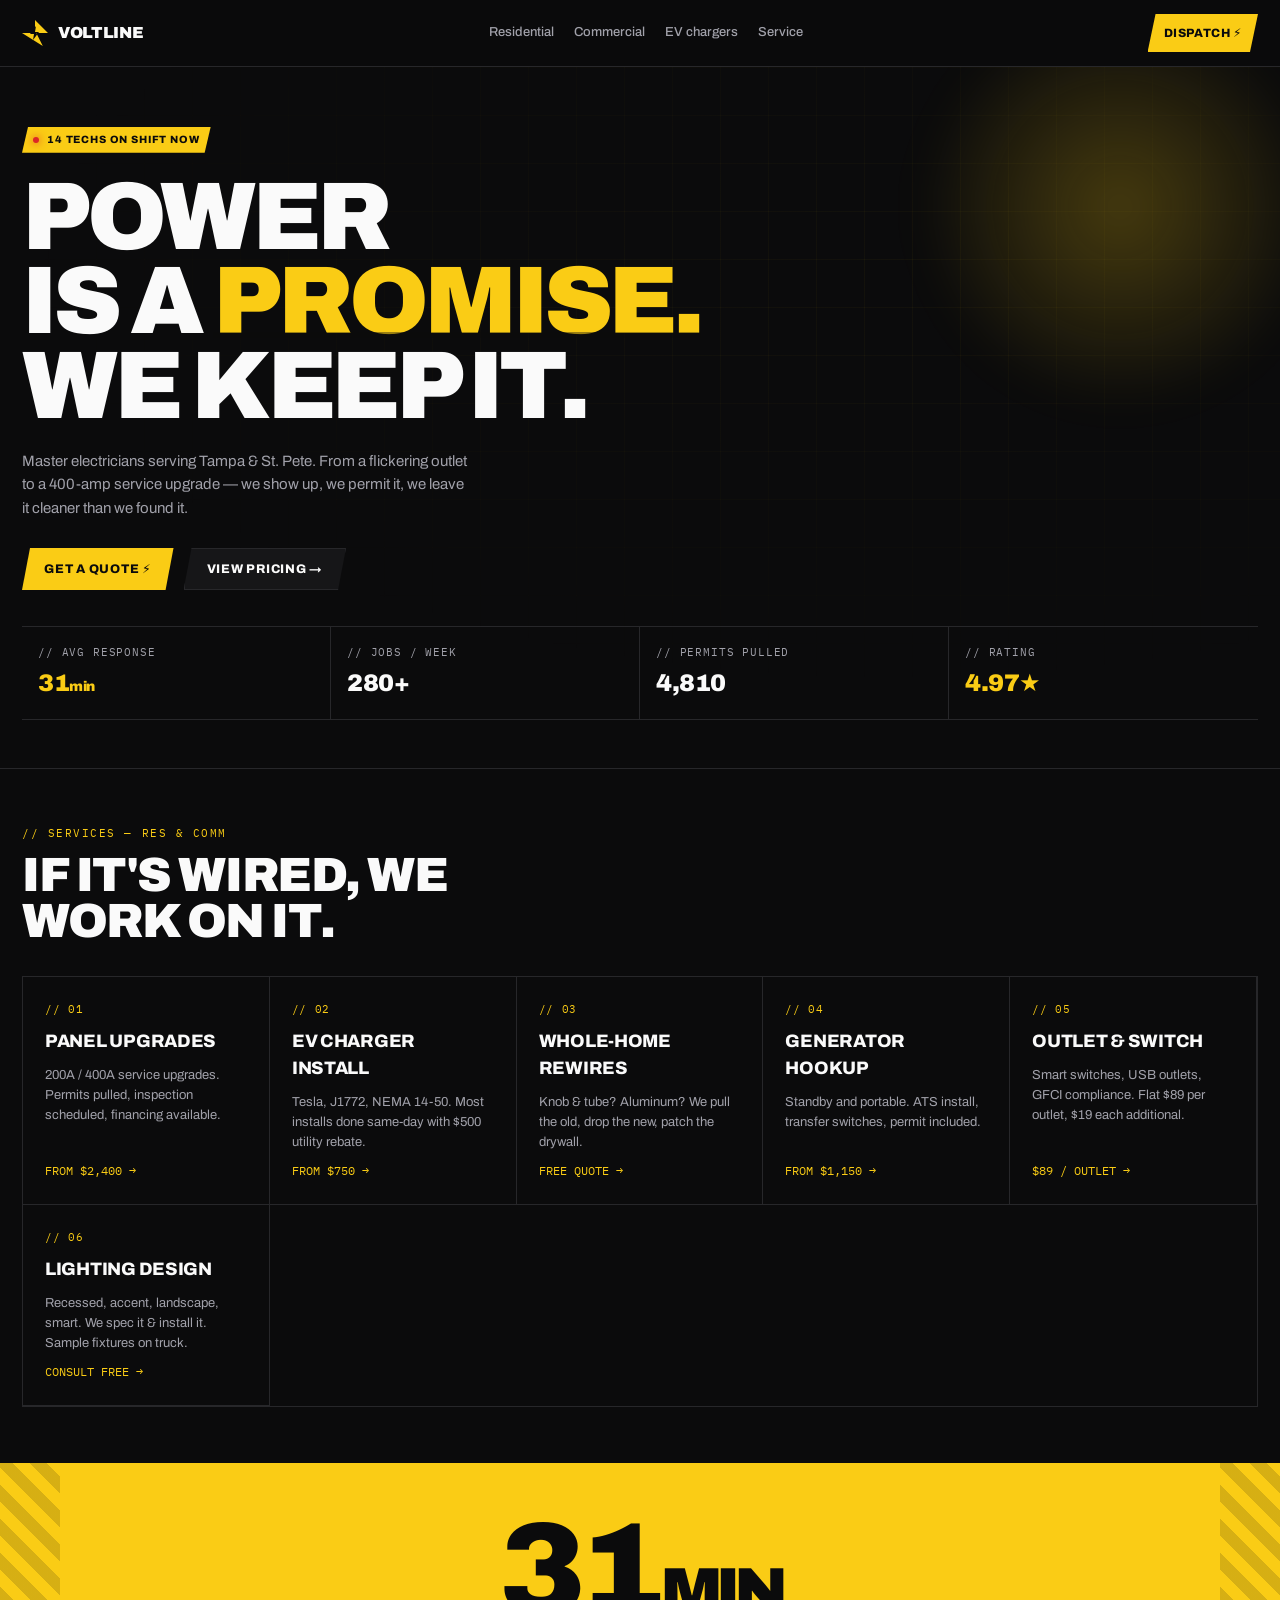
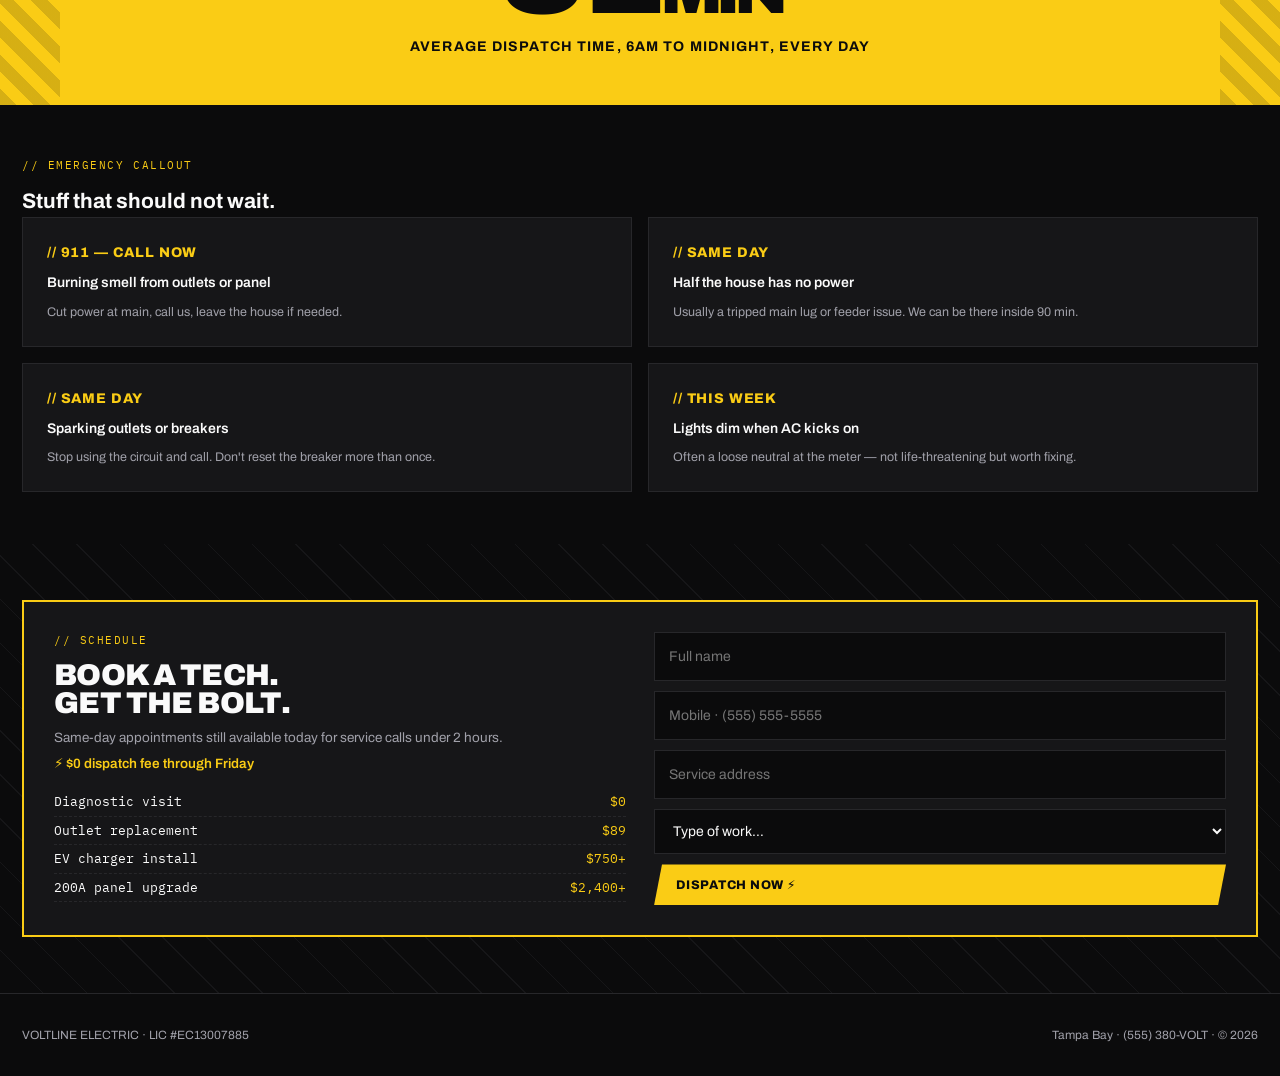
<file: sites/electrician.html>
<!doctype html>
<html lang="en">
<head>
<meta charset="utf-8">
<meta name="viewport" content="width=device-width,initial-scale=1">
<title>Voltline — Electricians, on call.</title>
<link rel="stylesheet" href="https://fonts.googleapis.com/css2?family=Archivo:wght@400;600;800;900&family=IBM+Plex+Mono:wght@400;500&display=swap">
<style>
:root{--bg:#0b0b0c;--bg-2:#161618;--volt:#facc15;--volt-2:#fde047;--white:#fafafa;--mute:#a1a1aa;--line:#27272a}
*{box-sizing:border-box;margin:0;padding:0}
html,body{background:var(--bg);color:var(--white);font:14px/1.5 "Archivo",system-ui,sans-serif;-webkit-font-smoothing:antialiased}
.mono{font-family:"IBM Plex Mono",monospace}
a{color:inherit;text-decoration:none}

/* nav */
.nav{position:sticky;top:0;z-index:30;background:rgba(11,11,12,.85);backdrop-filter:blur(14px);border-bottom:1px solid var(--line);padding:14px 22px;display:flex;align-items:center;justify-content:space-between}
.logo{display:flex;align-items:center;gap:10px;font-weight:900;font-size:16px;letter-spacing:-.02em}
.logo .bolt{width:26px;height:26px;background:var(--volt);color:var(--bg);display:grid;place-items:center;clip-path:polygon(50% 0,100% 50%,55% 50%,80% 100%,0 50%,50% 50%);font-weight:900}
.logo .bolt svg{width:16px;height:16px}
.nav-links{display:flex;gap:20px;font-size:13px;color:var(--mute);font-weight:500}
.nav-cta{background:var(--volt);color:var(--bg);padding:10px 16px;border-radius:0;font-size:12px;font-weight:800;letter-spacing:.05em;text-transform:uppercase;display:inline-flex;align-items:center;gap:6px;clip-path:polygon(8px 0,100% 0,calc(100% - 8px) 100%,0 100%)}

/* hero */
.hero{padding:60px 22px 48px;position:relative;overflow:hidden;border-bottom:1px solid var(--line)}
.hero::before{content:"";position:absolute;inset:0;background-image:linear-gradient(rgba(250,204,21,.04) 1px,transparent 1px),linear-gradient(90deg,rgba(250,204,21,.04) 1px,transparent 1px);background-size:48px 48px;mask-image:radial-gradient(ellipse 70% 60% at 70% 30%,#000 0%,transparent 100%)}
.hero::after{content:"";position:absolute;top:-100px;right:-80px;width:480px;height:480px;background:radial-gradient(circle,rgba(250,204,21,.25),transparent 60%);filter:blur(20px)}
.hero-in{position:relative;z-index:2;max-width:780px}
.tag{display:inline-flex;align-items:center;gap:8px;padding:5px 11px;background:var(--volt);color:var(--bg);font-size:10.5px;font-weight:800;letter-spacing:.08em;text-transform:uppercase;clip-path:polygon(6px 0,100% 0,calc(100% - 6px) 100%,0 100%);margin-bottom:22px}
.tag .live{width:6px;height:6px;border-radius:50%;background:#dc2626;box-shadow:0 0 8px #dc2626}
.hero h1{font-size:clamp(44px,9vw,96px);line-height:.88;letter-spacing:-.045em;font-weight:900;text-transform:uppercase}
.hero h1 .y{color:var(--volt);position:relative;display:inline-block}
.hero h1 .y::after{content:"";position:absolute;bottom:6px;left:0;right:0;height:6px;background:var(--bg);opacity:.4}
.hero p.sub{margin-top:22px;color:var(--mute);font-size:15px;max-width:50ch;line-height:1.55}
.hero-cta{margin-top:28px;display:flex;gap:10px;flex-wrap:wrap}
.btn{padding:13px 22px;font-size:12.5px;font-weight:800;letter-spacing:.06em;text-transform:uppercase;display:inline-flex;align-items:center;gap:8px;cursor:pointer;border:0;font-family:inherit;clip-path:polygon(8px 0,100% 0,calc(100% - 8px) 100%,0 100%)}
.btn-pri{background:var(--volt);color:var(--bg)}
.btn-ghost{background:var(--bg-2);color:var(--white);border:1px solid var(--line)}

.live-strip{margin-top:36px;display:grid;grid-template-columns:repeat(auto-fit,minmax(140px,1fr));gap:0;border-top:1px solid var(--line);border-bottom:1px solid var(--line)}
.live-cell{padding:18px 16px;border-right:1px solid var(--line)}
.live-cell:last-child{border-right:0}
.live-cell .l{font-family:"IBM Plex Mono",monospace;font-size:10.5px;color:var(--mute);letter-spacing:.08em;text-transform:uppercase}
.live-cell .n{font-size:24px;font-weight:900;letter-spacing:-.02em;margin-top:4px}
.live-cell .n.v{color:var(--volt)}

/* services */
.section{padding:56px 22px}
.eye{font-family:"IBM Plex Mono",monospace;font-size:11px;color:var(--volt);letter-spacing:.14em;text-transform:uppercase;margin-bottom:12px}
.section h2{font-size:clamp(28px,4.8vw,48px);line-height:.95;letter-spacing:-.03em;font-weight:900;text-transform:uppercase;margin-bottom:32px;max-width:18ch}

.svc-grid{display:grid;grid-template-columns:repeat(auto-fit,minmax(220px,1fr));gap:0;border:1px solid var(--line)}
.svc{padding:24px 22px;border-right:1px solid var(--line);border-bottom:1px solid var(--line);position:relative;transition:background .25s;display:flex;flex-direction:column;gap:10px;min-height:200px}
.svc:hover{background:var(--bg-2)}
.svc .num{font-family:"IBM Plex Mono",monospace;font-size:11px;color:var(--volt);letter-spacing:.06em}
.svc h3{font-size:18px;font-weight:800;letter-spacing:-.015em;text-transform:uppercase}
.svc p{font-size:13px;color:var(--mute);line-height:1.55;flex:1}
.svc .arr{font-family:"IBM Plex Mono",monospace;font-size:12px;color:var(--volt);align-self:flex-start}

/* big stat */
.big-stat{padding:48px 22px;background:var(--volt);color:var(--bg);text-align:center;position:relative;overflow:hidden}
.big-stat::before,.big-stat::after{content:"";position:absolute;top:0;bottom:0;width:60px;background:repeating-linear-gradient(45deg,var(--bg) 0 12px,transparent 12px 24px);opacity:.15}
.big-stat::before{left:0}.big-stat::after{right:0}
.big-stat .n{font-size:clamp(70px,12vw,130px);line-height:.9;font-weight:900;letter-spacing:-.05em;font-family:"Archivo",sans-serif}
.big-stat p{font-size:14px;font-weight:700;letter-spacing:.08em;text-transform:uppercase;margin-top:8px}

/* emergencies */
.emergency{padding:52px 22px}
.em-row{display:grid;grid-template-columns:1fr 1fr;gap:16px}
.em-card{background:var(--bg-2);border:1px solid var(--line);padding:24px;position:relative}
.em-card h4{font-size:14px;font-weight:800;letter-spacing:.06em;text-transform:uppercase;color:var(--volt);margin-bottom:10px}
.em-card p{font-size:14px;color:var(--white);font-weight:600;line-height:1.4;margin-bottom:8px}
.em-card span{font-size:12.5px;color:var(--mute)}

/* book */
.book{padding:56px 22px;background:repeating-linear-gradient(45deg,var(--bg),var(--bg) 30px,var(--bg-2) 30px,var(--bg-2) 31px)}
.book-card{background:var(--bg-2);border:2px solid var(--volt);padding:30px;display:grid;grid-template-columns:1fr 1fr;gap:28px}
.book-card h3{font-size:30px;font-weight:900;letter-spacing:-.02em;text-transform:uppercase;line-height:.95;margin-bottom:10px}
.book-card .copy p{color:var(--mute);font-size:13.5px;margin-bottom:6px}
.book-card .copy .pricing{margin-top:18px;font-family:"IBM Plex Mono",monospace;font-size:13px;display:flex;flex-direction:column;gap:4px}
.book-card .copy .pricing div{display:flex;justify-content:space-between;padding-bottom:4px;border-bottom:1px dashed var(--line)}
.book-card .copy .pricing div span:last-child{color:var(--volt)}
.f{display:flex;flex-direction:column;gap:10px}
.f input,.f select{padding:13px 14px;background:var(--bg);border:1px solid var(--line);color:var(--white);font:inherit}
.f input:focus,.f select:focus{outline:2px solid var(--volt);outline-offset:1px}

footer{padding:32px 22px;color:var(--mute);font-size:12px;display:flex;justify-content:space-between;align-items:center;border-top:1px solid var(--line);flex-wrap:wrap;gap:12px}

@media(max-width:680px){
  .book-card,.em-row{grid-template-columns:1fr}
  .nav-links{display:none}
}
</style>
</head>
<body>

<nav class="nav">
  <a class="logo">
    <span class="bolt">
      <svg viewBox="0 0 16 16" fill="none"><path d="M9 1L3 9h4l-1 6 6-8H8l1-6z" fill="currentColor"/></svg>
    </span>
    VOLTLINE
  </a>
  <div class="nav-links"><a>Residential</a><a>Commercial</a><a>EV chargers</a><a>Service</a></div>
  <a class="nav-cta">Dispatch ⚡</a>
</nav>

<section class="hero">
  <div class="hero-in">
    <span class="tag"><span class="live"></span>14 techs on shift now</span>
    <h1>POWER<br>IS A <span class="y">PROMISE.</span><br>WE KEEP IT.</h1>
    <p class="sub">Master electricians serving Tampa &amp; St. Pete. From a flickering outlet to a 400-amp service upgrade — we show up, we permit it, we leave it cleaner than we found it.</p>
    <div class="hero-cta">
      <button class="btn btn-pri">Get a quote ⚡</button>
      <button class="btn btn-ghost">View pricing →</button>
    </div>
  </div>
  <div class="live-strip">
    <div class="live-cell"><div class="l">// avg response</div><div class="n v">31<span style="font-size:14px">min</span></div></div>
    <div class="live-cell"><div class="l">// jobs / week</div><div class="n">280+</div></div>
    <div class="live-cell"><div class="l">// permits pulled</div><div class="n">4,810</div></div>
    <div class="live-cell"><div class="l">// rating</div><div class="n v">4.97★</div></div>
  </div>
</section>

<section class="section">
  <div class="eye">// SERVICES — RES &amp; COMM</div>
  <h2>If it's wired, we work on it.</h2>
  <div class="svc-grid">
    <div class="svc">
      <span class="num">// 01</span>
      <h3>Panel Upgrades</h3>
      <p>200A / 400A service upgrades. Permits pulled, inspection scheduled, financing available.</p>
      <span class="arr">FROM $2,400 →</span>
    </div>
    <div class="svc">
      <span class="num">// 02</span>
      <h3>EV Charger Install</h3>
      <p>Tesla, J1772, NEMA 14-50. Most installs done same-day with $500 utility rebate.</p>
      <span class="arr">FROM $750 →</span>
    </div>
    <div class="svc">
      <span class="num">// 03</span>
      <h3>Whole-Home Rewires</h3>
      <p>Knob &amp; tube? Aluminum? We pull the old, drop the new, patch the drywall.</p>
      <span class="arr">FREE QUOTE →</span>
    </div>
    <div class="svc">
      <span class="num">// 04</span>
      <h3>Generator Hookup</h3>
      <p>Standby and portable. ATS install, transfer switches, permit included.</p>
      <span class="arr">FROM $1,150 →</span>
    </div>
    <div class="svc">
      <span class="num">// 05</span>
      <h3>Outlet &amp; Switch</h3>
      <p>Smart switches, USB outlets, GFCI compliance. Flat $89 per outlet, $19 each additional.</p>
      <span class="arr">$89 / OUTLET →</span>
    </div>
    <div class="svc">
      <span class="num">// 06</span>
      <h3>Lighting Design</h3>
      <p>Recessed, accent, landscape, smart. We spec it &amp; install it. Sample fixtures on truck.</p>
      <span class="arr">CONSULT FREE →</span>
    </div>
  </div>
</section>

<section class="big-stat">
  <div class="n">31<span style="font-size:.5em">MIN</span></div>
  <p>Average dispatch time, 6am to midnight, every day</p>
</section>

<section class="emergency">
  <div class="eye">// EMERGENCY CALLOUT</div>
  <h2>Stuff that should not wait.</h2>
  <div class="em-row">
    <div class="em-card">
      <h4>// 911 — call now</h4>
      <p>Burning smell from outlets or panel</p>
      <span>Cut power at main, call us, leave the house if needed.</span>
    </div>
    <div class="em-card">
      <h4>// Same day</h4>
      <p>Half the house has no power</p>
      <span>Usually a tripped main lug or feeder issue. We can be there inside 90 min.</span>
    </div>
    <div class="em-card">
      <h4>// Same day</h4>
      <p>Sparking outlets or breakers</p>
      <span>Stop using the circuit and call. Don't reset the breaker more than once.</span>
    </div>
    <div class="em-card">
      <h4>// This week</h4>
      <p>Lights dim when AC kicks on</p>
      <span>Often a loose neutral at the meter — not life-threatening but worth fixing.</span>
    </div>
  </div>
</section>

<section class="book">
  <div class="book-card">
    <div class="copy">
      <div class="eye">// SCHEDULE</div>
      <h3>Book a tech.<br>Get the bolt.</h3>
      <p>Same-day appointments still available today for service calls under 2 hours.</p>
      <p style="color:var(--volt);font-weight:600">⚡ $0 dispatch fee through Friday</p>
      <div class="pricing">
        <div><span>Diagnostic visit</span><span>$0</span></div>
        <div><span>Outlet replacement</span><span>$89</span></div>
        <div><span>EV charger install</span><span>$750+</span></div>
        <div><span>200A panel upgrade</span><span>$2,400+</span></div>
      </div>
    </div>
    <form class="f" onsubmit="event.preventDefault();this.querySelector('button').textContent='✓ DISPATCHED'">
      <input placeholder="Full name" required>
      <input placeholder="Mobile · (555) 555-5555" required>
      <input placeholder="Service address">
      <select>
        <option>Type of work…</option>
        <option>Panel upgrade</option>
        <option>EV charger</option>
        <option>Outlet / switch</option>
        <option>Lighting</option>
        <option>Emergency / no power</option>
      </select>
      <button class="btn btn-pri" type="submit">DISPATCH NOW ⚡</button>
    </form>
  </div>
</section>

<footer>
  <span>VOLTLINE ELECTRIC · LIC #EC13007885</span>
  <span>Tampa Bay · (555) 380-VOLT · © 2026</span>
</footer>

</body>
</html>
</file>
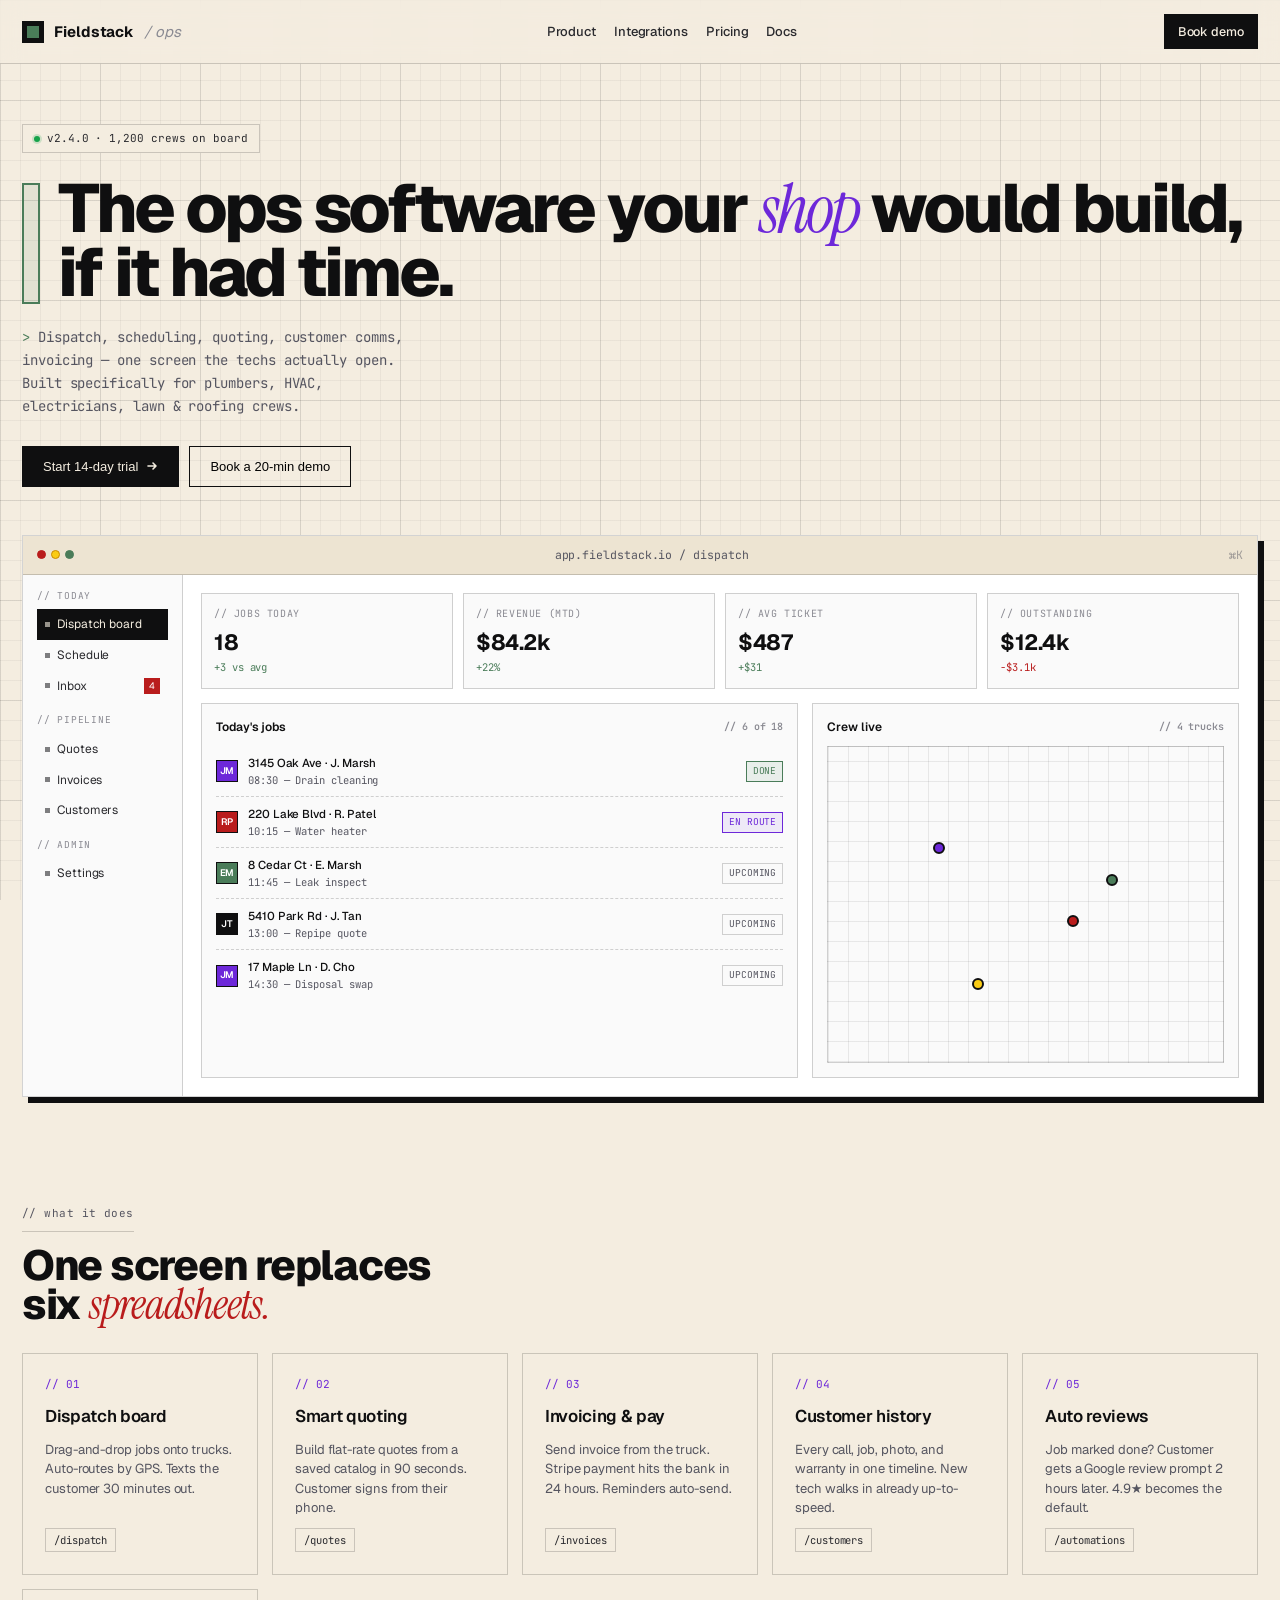
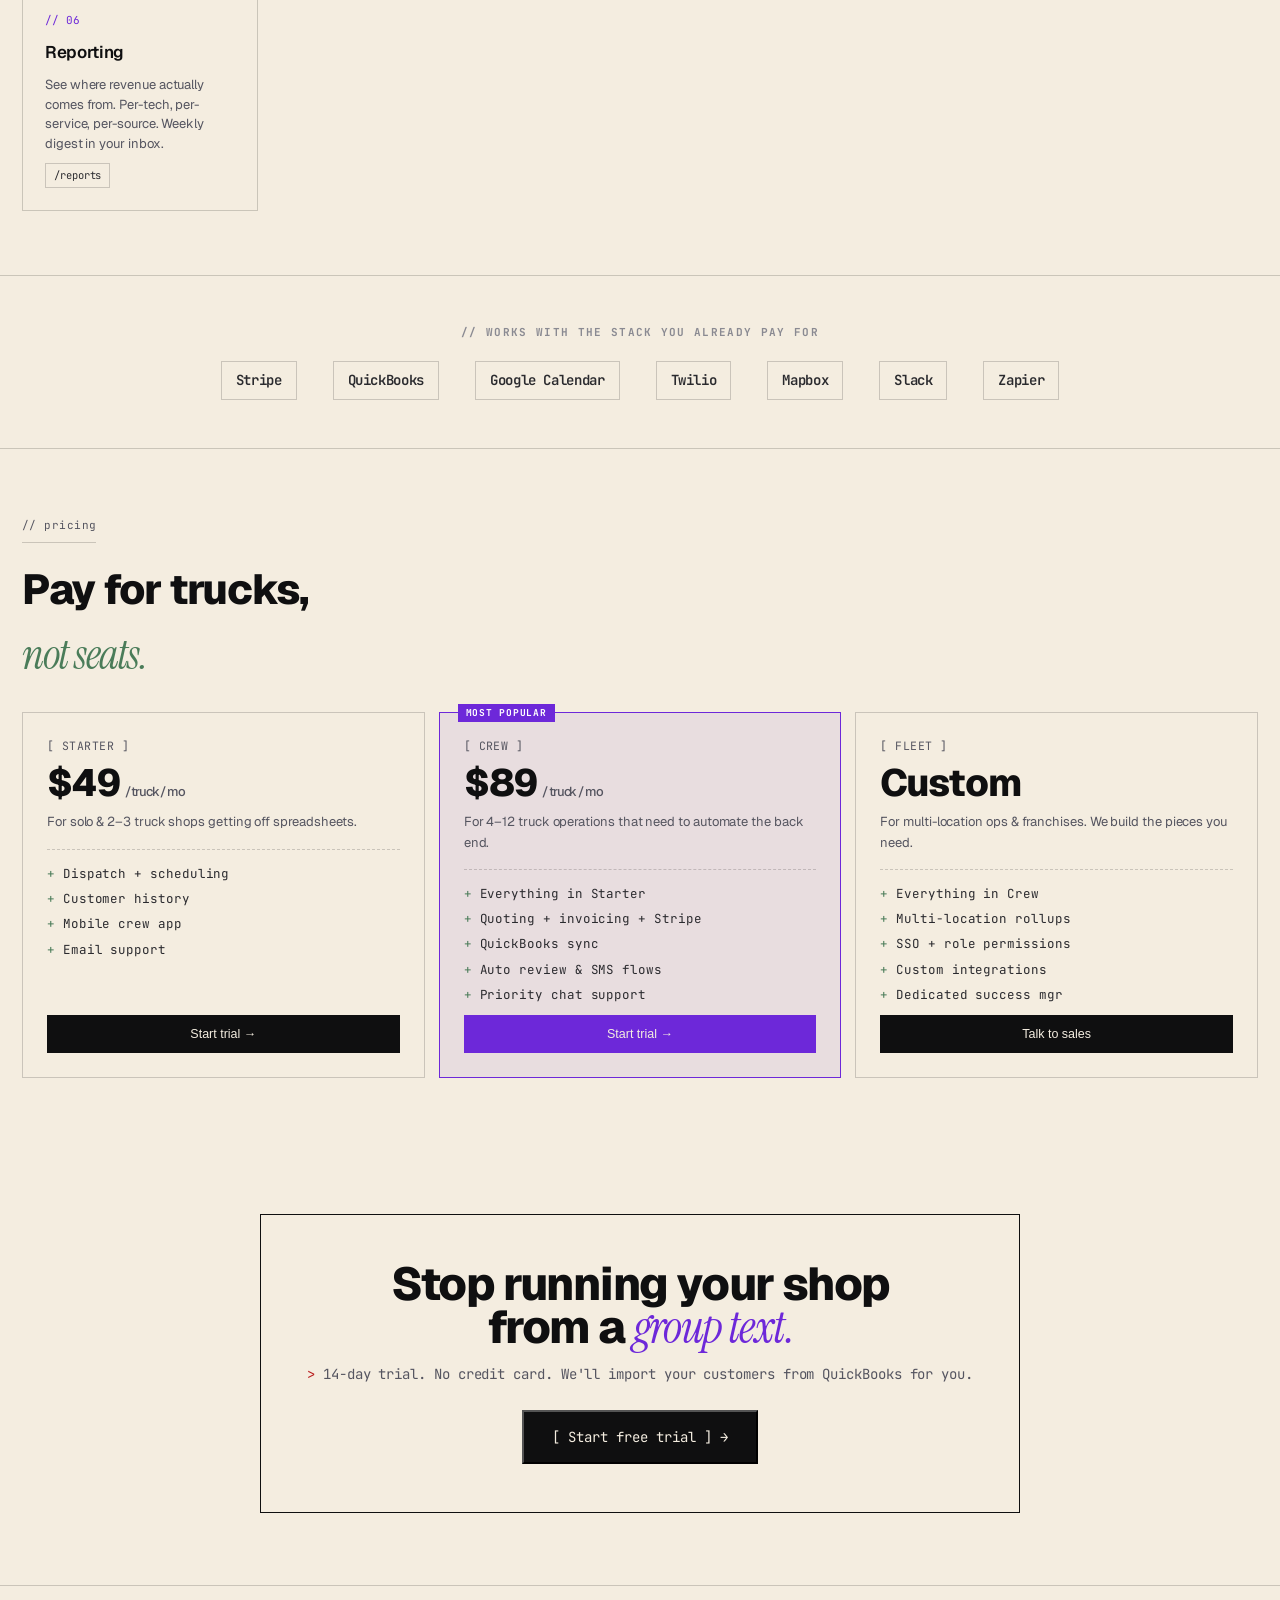
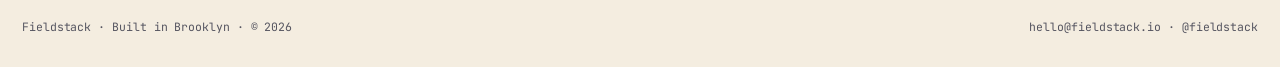
<file: sites/fieldstack.html>
<!doctype html>
<html lang="en">
<head>
<meta charset="utf-8">
<meta name="viewport" content="width=device-width,initial-scale=1">
<title>Fieldstack — Ops software for home-service crews.</title>
<link rel="stylesheet" href="https://fonts.googleapis.com/css2?family=Geist:wght@400;500;600;700;800&family=JetBrains+Mono:wght@400;500;600&family=Instrument+Serif:ital@1&display=swap">
<style>
:root{--paper:#f4ede0;--paper-2:#ede4d2;--ink:#0f0f10;--ink-2:#2a2a2e;--ink-3:#555560;--mute:#8a8a92;--line:rgba(15,15,16,.08);--line-strong:rgba(15,15,16,.18);--purple:#6d28d9;--purple-soft:rgba(109,40,217,.08);--red:#b91c1c;--red-soft:rgba(185,28,28,.08);--sage:#4a7c59;--sage-soft:rgba(74,124,89,.1);--grid-minor:rgba(15,15,16,.045);--grid-major:rgba(15,15,16,.085)}
*{box-sizing:border-box;margin:0;padding:0}
html,body{background:var(--paper);color:var(--ink);font:14.5px/1.55 "Geist",system-ui,sans-serif;-webkit-font-smoothing:antialiased;letter-spacing:-.005em}
body::before{content:"";position:fixed;inset:0;pointer-events:none;z-index:0;
  background-image:
    linear-gradient(var(--grid-major) 1px,transparent 1px),
    linear-gradient(90deg,var(--grid-major) 1px,transparent 1px),
    linear-gradient(var(--grid-minor) 1px,transparent 1px),
    linear-gradient(90deg,var(--grid-minor) 1px,transparent 1px);
  background-size:100px 100px,100px 100px,20px 20px,20px 20px}
.mono{font-family:"JetBrains Mono",monospace;letter-spacing:0}
.serif{font-family:"Instrument Serif",serif;font-style:italic;font-weight:400}
a{color:inherit;text-decoration:none}
section,header,footer,main{position:relative;z-index:1}

/* nav */
.nav{padding:14px 22px;display:flex;align-items:center;justify-content:space-between;background:rgba(244,237,224,.85);backdrop-filter:blur(10px);border-bottom:1px solid var(--line-strong);position:sticky;top:0;z-index:30}
.logo{display:flex;align-items:center;gap:10px;font-weight:700;font-size:15px}
.logo .mk{width:22px;height:22px;background:var(--ink);position:relative}
.logo .mk::after{content:"";position:absolute;inset:5px;background:var(--sage)}
.logo i{font-style:italic;color:var(--mute);font-weight:400}
.nav-links{display:flex;gap:18px;font-size:13px;color:var(--ink-2);font-weight:500}
.nav-cta{background:var(--ink);color:var(--paper);padding:8px 14px;font-size:12.5px;font-weight:500;display:inline-flex;align-items:center;gap:6px}

/* hero */
.hero{padding:60px 22px 40px}
.tag{display:inline-flex;align-items:center;gap:7px;padding:5px 11px;border:1px solid var(--line-strong);background:var(--paper);font-size:11px;color:var(--ink-2);margin-bottom:24px;font-family:"JetBrains Mono",monospace}
.tag::before{content:"";width:6px;height:6px;border-radius:50%;background:#16a34a;box-shadow:0 0 0 2px rgba(22,163,74,.18)}
.hero h1{font-size:clamp(38px,7vw,68px);line-height:.92;font-weight:800;letter-spacing:-.045em;display:flex;gap:18px;align-items:flex-start}
.hero h1 .blk{width:18px;align-self:stretch;border:2px solid var(--sage);background:var(--sage-soft);flex-shrink:0;margin-top:6px}
.hero h1 em{font-family:"Instrument Serif",serif;font-style:italic;font-weight:400;color:var(--purple)}
.hero p.sub{margin-top:22px;color:var(--ink-3);font-size:14px;max-width:48ch;line-height:1.65;font-family:"JetBrains Mono",monospace}
.hero p.sub::before{content:"> ";color:var(--sage)}
.hero-cta{margin-top:28px;display:flex;gap:10px;flex-wrap:wrap}
.btn{padding:12px 20px;font-size:13px;font-weight:500;display:inline-flex;align-items:center;gap:8px;cursor:pointer;border:1px solid var(--ink);transition:transform .12s,background .15s}
.btn-pri{background:var(--ink);color:var(--paper)}
.btn-pri:hover{background:var(--ink-2);transform:translateY(-1px)}
.btn-ghost{background:transparent}
.btn-ghost:hover{background:rgba(15,15,16,.06)}

/* dashboard mockup */
.dash{margin-top:48px;border:1px solid var(--line-strong);background:#fff;box-shadow:6px 6px 0 var(--ink)}
.dash-bar{padding:10px 14px;background:var(--paper-2);border-bottom:1px solid var(--line-strong);display:flex;align-items:center;gap:10px;font-size:11.5px;color:var(--ink-3);font-family:"JetBrains Mono",monospace}
.dash-dots{display:flex;gap:5px}
.dash-dots span{width:9px;height:9px;border-radius:50%;border:1px solid var(--ink)}
.dash-dots span:nth-child(1){background:var(--red);border-color:var(--red)}
.dash-dots span:nth-child(2){background:#facc15;border-color:#ca8a04}
.dash-dots span:nth-child(3){background:var(--sage);border-color:var(--sage)}
.dash-body{display:grid;grid-template-columns:160px 1fr;min-height:300px}
.dash-side{background:#fafafa;border-right:1px solid var(--line-strong);padding:14px}
.dash-side .sect{font-size:9.5px;color:var(--mute);letter-spacing:.08em;text-transform:uppercase;margin:12px 0 6px;font-family:"JetBrains Mono",monospace}
.dash-side .sect:first-child{margin-top:0}
.dash-side .lk{display:flex;align-items:center;gap:7px;padding:6px 8px;font-size:12px;color:var(--ink-2);cursor:pointer}
.dash-side .lk.act{background:var(--ink);color:var(--paper)}
.dash-side .lk .b{width:5px;height:5px;background:currentColor;opacity:.6}

.dash-main{padding:18px;display:flex;flex-direction:column;gap:14px;background:#fff}
.kpi-row{display:grid;grid-template-columns:repeat(4,1fr);gap:10px}
.kpi{padding:12px;border:1px solid var(--line-strong);background:#fafafa}
.kpi .l{font-size:10px;color:var(--mute);letter-spacing:.06em;text-transform:uppercase;font-family:"JetBrains Mono",monospace}
.kpi .n{font-size:22px;font-weight:700;letter-spacing:-.02em;margin-top:4px}
.kpi .d{font-size:10.5px;color:var(--sage);font-family:"JetBrains Mono",monospace}
.kpi .d.dn{color:var(--red)}

.dash-grid{display:grid;grid-template-columns:1.4fr 1fr;gap:14px}
.dash-card{border:1px solid var(--line-strong);padding:14px;background:#fafafa}
.dash-card h4{font-size:12px;font-weight:600;margin-bottom:10px;display:flex;align-items:center;justify-content:space-between}
.dash-card h4 .ct{font-size:10px;color:var(--mute);font-family:"JetBrains Mono",monospace}

.job{display:grid;grid-template-columns:auto 1fr auto;gap:10px;padding:8px 0;border-bottom:1px dashed var(--line-strong);font-size:11.5px;align-items:center}
.job:last-child{border-bottom:0}
.job .av{width:22px;height:22px;font-size:9.5px;font-weight:600;display:grid;place-items:center;color:#fff;border:1px solid var(--ink)}
.job .av.a{background:var(--purple)}.job .av.b{background:var(--red)}.job .av.c{background:var(--sage)}.job .av.d{background:#0f0f10}
.job .nm{font-weight:500}
.job .tm{color:var(--ink-3);font-size:10.5px;font-family:"JetBrains Mono",monospace}
.job .st{font-size:9.5px;padding:2px 6px;border:1px solid;font-family:"JetBrains Mono",monospace}
.st.done{border-color:var(--sage);color:var(--sage);background:var(--sage-soft)}
.st.now{border-color:var(--purple);color:var(--purple);background:var(--purple-soft)}
.st.up{border-color:var(--line-strong);color:var(--ink-3)}

.map{aspect-ratio:5/4;background:repeating-linear-gradient(0deg,var(--line) 0 1px,transparent 1px 20px),repeating-linear-gradient(90deg,var(--line) 0 1px,transparent 1px 20px),#fafafa;position:relative;border:1px solid var(--line-strong)}
.pin{position:absolute;width:12px;height:12px;border-radius:50%;border:2px solid var(--ink);transform:translate(-50%,-50%)}
.pin.p{background:var(--purple)}.pin.r{background:var(--red)}.pin.s{background:var(--sage)}.pin.k{background:#facc15}

/* features */
.features{padding:64px 22px}
.eye{font-size:11px;color:var(--ink-3);letter-spacing:.04em;padding-bottom:8px;border-bottom:1px solid var(--line-strong);margin-bottom:14px;font-family:"JetBrains Mono",monospace;display:inline-block}
.features h2{font-size:clamp(28px,4.6vw,42px);line-height:.95;letter-spacing:-.03em;font-weight:800;margin-bottom:28px;max-width:18ch}
.features h2 em{font-family:"Instrument Serif",serif;font-style:italic;font-weight:400;color:var(--red)}

.f-grid{display:grid;grid-template-columns:repeat(auto-fit,minmax(220px,1fr));gap:14px}
.feat{padding:22px;border:1px solid var(--line-strong);background:rgba(244,237,224,.5);display:flex;flex-direction:column;gap:10px;transition:transform .2s,box-shadow .2s}
.feat:hover{transform:translateY(-3px);box-shadow:4px 4px 0 var(--ink)}
.feat .num{font-size:11px;color:var(--purple);font-family:"JetBrains Mono",monospace}
.feat h3{font-size:17px;font-weight:600;letter-spacing:-.02em}
.feat p{font-size:13px;color:var(--ink-3);line-height:1.5}
.feat .pl{font-family:"JetBrains Mono",monospace;font-size:10.5px;color:var(--ink-2);padding:3px 8px;border:1px solid var(--line-strong);background:var(--paper);align-self:flex-start;margin-top:auto}

/* integrations */
.integ{padding:48px 22px;border-top:1px solid var(--line-strong);border-bottom:1px solid var(--line-strong);background:rgba(244,237,224,.5)}
.integ h3{font-size:11px;text-align:center;color:var(--mute);letter-spacing:.12em;text-transform:uppercase;margin-bottom:20px;font-family:"JetBrains Mono",monospace}
.integ-row{display:flex;justify-content:center;gap:36px;flex-wrap:wrap;font-size:18px;font-weight:600;color:var(--ink-2);letter-spacing:-.02em}
.integ-row span{padding:8px 14px;border:1px solid var(--line-strong);background:var(--paper);font-size:14px;font-family:"JetBrains Mono",monospace;color:var(--ink-2)}

/* pricing */
.pricing{padding:64px 22px}
.pricing h2{font-size:clamp(28px,4.6vw,42px);font-weight:800;letter-spacing:-.03em;margin-bottom:24px}
.pricing h2 em{font-family:"Instrument Serif",serif;font-style:italic;font-weight:400;color:var(--sage)}
.tiers{display:grid;grid-template-columns:repeat(3,1fr);gap:14px}
.tier{border:1.5px solid var(--line-strong);padding:24px;display:flex;flex-direction:column;gap:10px;background:var(--paper);position:relative}
.tier.feat-tier{border-color:var(--purple);background:var(--purple-soft)}
.tier.feat-tier::before{content:"MOST POPULAR";position:absolute;top:-9px;left:18px;background:var(--purple);color:#fff;font-size:9.5px;font-weight:700;letter-spacing:.08em;padding:2px 8px;font-family:"JetBrains Mono",monospace}
.tier .nm{font-size:11.5px;color:var(--ink-3);font-family:"JetBrains Mono",monospace;letter-spacing:.04em}
.tier .pr{font-size:38px;font-weight:800;letter-spacing:-.03em;line-height:1}
.tier .pr .pu{font-size:13px;font-weight:500;color:var(--ink-3);margin-left:4px}
.tier ul{list-style:none;display:flex;flex-direction:column;gap:6px;font-size:12.5px;color:var(--ink-2);font-family:"JetBrains Mono",monospace;border-top:1px dashed var(--line-strong);padding-top:14px;margin-top:6px}
.tier ul li::before{content:"+ ";color:var(--sage)}
.tier .b{margin-top:auto;text-align:center;padding:11px;background:var(--ink);color:var(--paper);font-size:12.5px;font-weight:500;border:1px solid var(--ink);cursor:pointer}
.tier.feat-tier .b{background:var(--purple);border-color:var(--purple)}

/* cta */
.cta{padding:72px 22px;text-align:center}
.cta-card{max-width:760px;margin:0 auto;border:1.5px solid var(--ink);padding:48px 28px;background:rgba(244,237,224,.7)}
.cta-card h3{font-size:clamp(30px,4.6vw,46px);font-weight:800;line-height:.95;letter-spacing:-.035em;margin-bottom:14px}
.cta-card h3 em{font-family:"Instrument Serif",serif;font-style:italic;font-weight:400;color:var(--purple)}
.cta-card p{color:var(--ink-3);font-size:14px;font-family:"JetBrains Mono",monospace;margin-bottom:24px}
.cta-card p::before{content:"> ";color:var(--red)}
.cta-card .b{display:inline-flex;align-items:center;gap:10px;padding:16px 28px;background:var(--ink);color:var(--paper);font-family:"JetBrains Mono",monospace;font-size:14px}
.cta-card .b:hover{background:var(--purple)}

footer{padding:32px 22px;color:var(--ink-3);font-size:11.5px;font-family:"JetBrains Mono",monospace;display:flex;justify-content:space-between;align-items:center;border-top:1px solid var(--line-strong);flex-wrap:wrap;gap:12px}

@media(max-width:680px){
  .nav-links{display:none}
  .dash-body{grid-template-columns:1fr}
  .dash-side{border-right:0;border-bottom:1px solid var(--line-strong)}
  .kpi-row{grid-template-columns:repeat(2,1fr)}
  .dash-grid,.tiers{grid-template-columns:1fr}
  .hero h1{flex-direction:column;gap:10px}
  .hero h1 .blk{width:100%;height:6px;align-self:flex-start;margin-top:0}
}
</style>
</head>
<body>

<nav class="nav">
  <a class="logo">
    <span class="mk"></span>
    Fieldstack <i>/ ops</i>
  </a>
  <div class="nav-links"><a>Product</a><a>Integrations</a><a>Pricing</a><a>Docs</a></div>
  <a class="nav-cta">Book demo</a>
</nav>

<section class="hero">
  <span class="tag">v2.4.0 · 1,200 crews on board</span>
  <h1>
    <span class="blk"></span>
    <span>The ops software your <em>shop</em> would build, if it had time.</span>
  </h1>
  <p class="sub">Dispatch, scheduling, quoting, customer comms, invoicing — one screen the techs actually open. Built specifically for plumbers, HVAC, electricians, lawn &amp; roofing crews.</p>
  <div class="hero-cta">
    <button class="btn btn-pri">Start 14-day trial
      <svg width="12" height="12" viewBox="0 0 12 12" fill="none"><path d="M2 6h8m0 0L7 3m3 3L7 9" stroke="currentColor" stroke-width="1.6" stroke-linecap="round"/></svg>
    </button>
    <button class="btn btn-ghost">Book a 20-min demo</button>
  </div>

  <!-- Dashboard mockup -->
  <div class="dash" aria-hidden="true">
    <div class="dash-bar">
      <div class="dash-dots"><span></span><span></span><span></span></div>
      <span style="flex:1;text-align:center">app.fieldstack.io / dispatch</span>
      <span style="opacity:.5">⌘K</span>
    </div>
    <div class="dash-body">
      <aside class="dash-side">
        <div class="sect">// today</div>
        <div class="lk act"><span class="b"></span>Dispatch board</div>
        <div class="lk"><span class="b"></span>Schedule</div>
        <div class="lk"><span class="b"></span>Inbox <span style="margin-left:auto;font-size:9.5px;background:var(--red);color:#fff;padding:1px 5px">4</span></div>
        <div class="sect">// pipeline</div>
        <div class="lk"><span class="b"></span>Quotes</div>
        <div class="lk"><span class="b"></span>Invoices</div>
        <div class="lk"><span class="b"></span>Customers</div>
        <div class="sect">// admin</div>
        <div class="lk"><span class="b"></span>Settings</div>
      </aside>
      <main class="dash-main">
        <div class="kpi-row">
          <div class="kpi"><div class="l">// jobs today</div><div class="n">18</div><div class="d">+3 vs avg</div></div>
          <div class="kpi"><div class="l">// revenue (mtd)</div><div class="n">$84.2k</div><div class="d">+22%</div></div>
          <div class="kpi"><div class="l">// avg ticket</div><div class="n">$487</div><div class="d">+$31</div></div>
          <div class="kpi"><div class="l">// outstanding</div><div class="n">$12.4k</div><div class="d dn">−$3.1k</div></div>
        </div>
        <div class="dash-grid">
          <div class="dash-card">
            <h4>Today's jobs <span class="ct">// 6 of 18</span></h4>
            <div class="job"><span class="av a">JM</span><div><div class="nm">3145 Oak Ave · J. Marsh</div><div class="tm">08:30 — Drain cleaning</div></div><span class="st done">DONE</span></div>
            <div class="job"><span class="av b">RP</span><div><div class="nm">220 Lake Blvd · R. Patel</div><div class="tm">10:15 — Water heater</div></div><span class="st now">EN ROUTE</span></div>
            <div class="job"><span class="av c">EM</span><div><div class="nm">8 Cedar Ct · E. Marsh</div><div class="tm">11:45 — Leak inspect</div></div><span class="st up">UPCOMING</span></div>
            <div class="job"><span class="av d">JT</span><div><div class="nm">5410 Park Rd · J. Tan</div><div class="tm">13:00 — Repipe quote</div></div><span class="st up">UPCOMING</span></div>
            <div class="job"><span class="av a">JM</span><div><div class="nm">17 Maple Ln · D. Cho</div><div class="tm">14:30 — Disposal swap</div></div><span class="st up">UPCOMING</span></div>
          </div>
          <div class="dash-card">
            <h4>Crew live <span class="ct">// 4 trucks</span></h4>
            <div class="map">
              <span class="pin p" style="top:32%;left:28%"></span>
              <span class="pin r" style="top:55%;left:62%"></span>
              <span class="pin s" style="top:42%;left:72%"></span>
              <span class="pin k" style="top:75%;left:38%"></span>
            </div>
          </div>
        </div>
      </main>
    </div>
  </div>
</section>

<section class="features">
  <span class="eye">// what it does</span>
  <h2>One screen replaces<br>six <em>spreadsheets.</em></h2>
  <div class="f-grid">
    <div class="feat">
      <span class="num">// 01</span>
      <h3>Dispatch board</h3>
      <p>Drag-and-drop jobs onto trucks. Auto-routes by GPS. Texts the customer 30 minutes out.</p>
      <span class="pl">/dispatch</span>
    </div>
    <div class="feat">
      <span class="num">// 02</span>
      <h3>Smart quoting</h3>
      <p>Build flat-rate quotes from a saved catalog in 90 seconds. Customer signs from their phone.</p>
      <span class="pl">/quotes</span>
    </div>
    <div class="feat">
      <span class="num">// 03</span>
      <h3>Invoicing &amp; pay</h3>
      <p>Send invoice from the truck. Stripe payment hits the bank in 24 hours. Reminders auto-send.</p>
      <span class="pl">/invoices</span>
    </div>
    <div class="feat">
      <span class="num">// 04</span>
      <h3>Customer history</h3>
      <p>Every call, job, photo, and warranty in one timeline. New tech walks in already up-to-speed.</p>
      <span class="pl">/customers</span>
    </div>
    <div class="feat">
      <span class="num">// 05</span>
      <h3>Auto reviews</h3>
      <p>Job marked done? Customer gets a Google review prompt 2 hours later. 4.9★ becomes the default.</p>
      <span class="pl">/automations</span>
    </div>
    <div class="feat">
      <span class="num">// 06</span>
      <h3>Reporting</h3>
      <p>See where revenue actually comes from. Per-tech, per-service, per-source. Weekly digest in your inbox.</p>
      <span class="pl">/reports</span>
    </div>
  </div>
</section>

<section class="integ">
  <h3>// works with the stack you already pay for</h3>
  <div class="integ-row">
    <span>Stripe</span>
    <span>QuickBooks</span>
    <span>Google Calendar</span>
    <span>Twilio</span>
    <span>Mapbox</span>
    <span>Slack</span>
    <span>Zapier</span>
  </div>
</section>

<section class="pricing">
  <span class="eye">// pricing</span>
  <h2>Pay for trucks,<br><em>not seats.</em></h2>
  <div class="tiers">
    <div class="tier">
      <div class="nm">[ STARTER ]</div>
      <div class="pr">$49<span class="pu">/ truck / mo</span></div>
      <p style="font-size:13px;color:var(--ink-3)">For solo &amp; 2–3 truck shops getting off spreadsheets.</p>
      <ul>
        <li>Dispatch + scheduling</li>
        <li>Customer history</li>
        <li>Mobile crew app</li>
        <li>Email support</li>
      </ul>
      <button class="b">Start trial →</button>
    </div>
    <div class="tier feat-tier">
      <div class="nm">[ CREW ]</div>
      <div class="pr">$89<span class="pu">/ truck / mo</span></div>
      <p style="font-size:13px;color:var(--ink-3)">For 4–12 truck operations that need to automate the back end.</p>
      <ul>
        <li>Everything in Starter</li>
        <li>Quoting + invoicing + Stripe</li>
        <li>QuickBooks sync</li>
        <li>Auto review &amp; SMS flows</li>
        <li>Priority chat support</li>
      </ul>
      <button class="b">Start trial →</button>
    </div>
    <div class="tier">
      <div class="nm">[ FLEET ]</div>
      <div class="pr">Custom</div>
      <p style="font-size:13px;color:var(--ink-3)">For multi-location ops &amp; franchises. We build the pieces you need.</p>
      <ul>
        <li>Everything in Crew</li>
        <li>Multi-location rollups</li>
        <li>SSO + role permissions</li>
        <li>Custom integrations</li>
        <li>Dedicated success mgr</li>
      </ul>
      <button class="b">Talk to sales</button>
    </div>
  </div>
</section>

<section class="cta">
  <div class="cta-card">
    <h3>Stop running your shop<br>from a <em>group text.</em></h3>
    <p>14-day trial. No credit card. We'll import your customers from QuickBooks for you.</p>
    <button class="b">[ Start free trial ] →</button>
  </div>
</section>

<footer>
  <span>Fieldstack · Built in Brooklyn · © 2026</span>
  <span>hello@fieldstack.io · @fieldstack</span>
</footer>

</body>
</html>
</file>
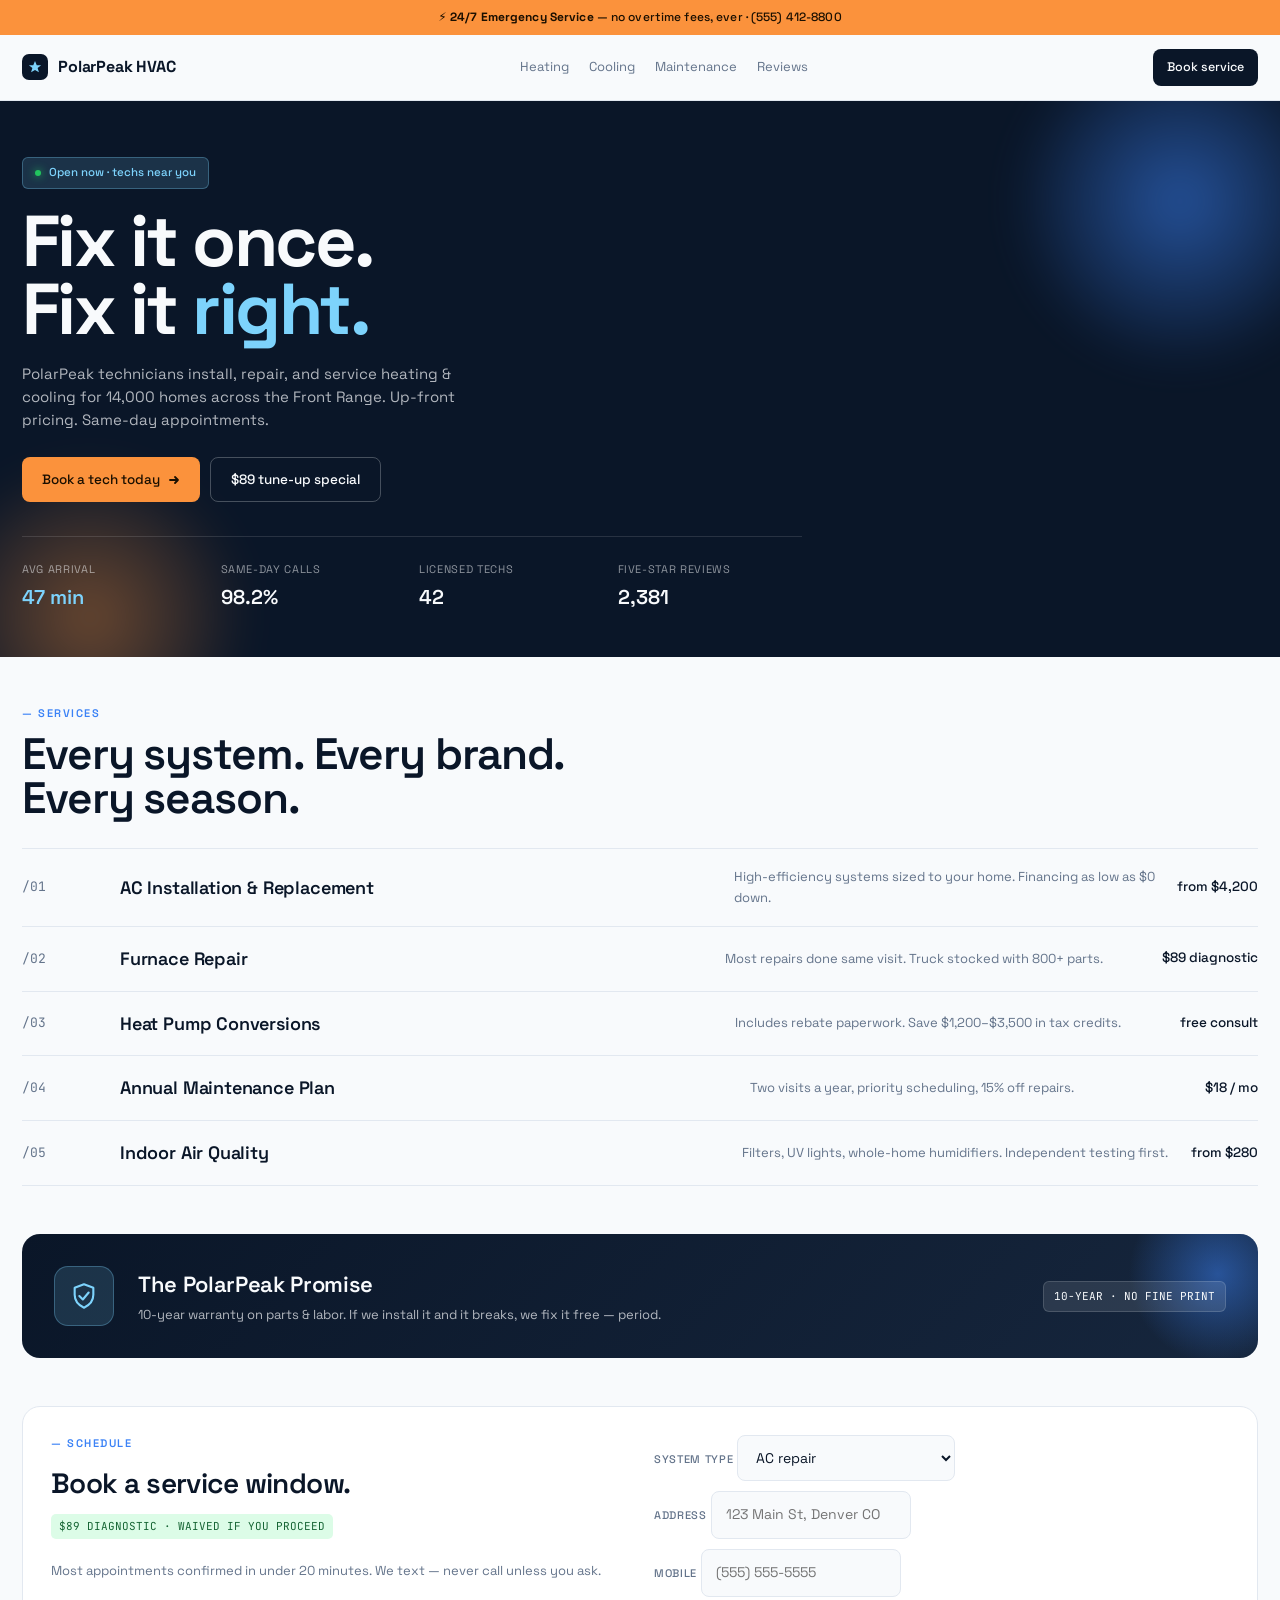
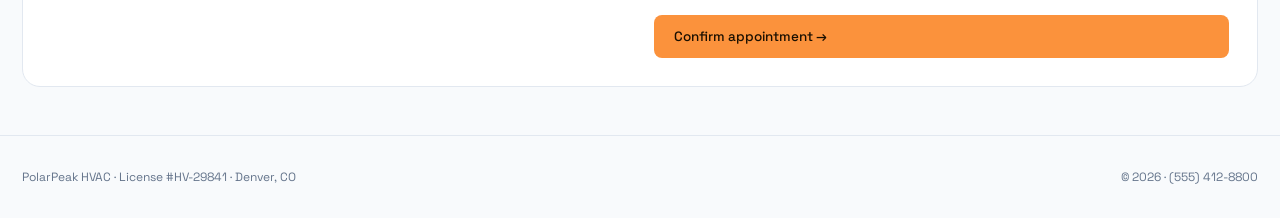
<file: sites/hvac.html>
<!doctype html>
<html lang="en">
<head>
<meta charset="utf-8">
<meta name="viewport" content="width=device-width,initial-scale=1">
<title>PolarPeak — HVAC, done right.</title>
<link rel="stylesheet" href="https://fonts.googleapis.com/css2?family=Space+Grotesk:wght@400;500;600;700&family=JetBrains+Mono:wght@400;500&display=swap">
<style>
:root{--ink:#0a1628;--ink-2:#16263d;--sky:#3b82f6;--ice:#7dd3fc;--ember:#fb923c;--paper:#f8fafc;--mute:#64748b;--line:#e2e8f0}
*{box-sizing:border-box;margin:0;padding:0}
html,body{background:var(--paper);color:var(--ink);font:14px/1.55 "Space Grotesk",system-ui,sans-serif;-webkit-font-smoothing:antialiased}
.mono{font-family:"JetBrains Mono",monospace}
a{color:inherit;text-decoration:none}

/* alert bar */
.alert{background:var(--ember);color:#1a0f00;font-size:12px;padding:8px 22px;text-align:center;font-weight:500;letter-spacing:.01em}
.alert b{font-weight:700}

/* nav */
.nav{position:sticky;top:0;z-index:30;background:rgba(248,250,252,.92);backdrop-filter:blur(12px);border-bottom:1px solid var(--line);padding:14px 22px;display:flex;align-items:center;justify-content:space-between}
.logo{display:flex;align-items:center;gap:10px;font-weight:700;font-size:16px;letter-spacing:-.01em}
.logo-mk{width:26px;height:26px;border-radius:7px;background:var(--ink);display:grid;place-items:center;color:var(--ice)}
.nav-links{display:flex;gap:20px;font-size:13px;color:var(--mute)}
.nav-cta{background:var(--ink);color:var(--paper);padding:9px 14px;border-radius:8px;font-size:12.5px;font-weight:500;display:inline-flex;align-items:center;gap:6px}

/* hero */
.hero{padding:56px 22px 44px;background:var(--ink);color:var(--paper);position:relative;overflow:hidden}
.hero::before{content:"";position:absolute;top:-100px;right:-100px;width:400px;height:400px;border-radius:50%;background:radial-gradient(circle,var(--sky) 0%,transparent 60%);opacity:.55;filter:blur(20px)}
.hero::after{content:"";position:absolute;bottom:-150px;left:-100px;width:380px;height:380px;border-radius:50%;background:radial-gradient(circle,var(--ember) 0%,transparent 60%);opacity:.4;filter:blur(20px)}
.hero-in{position:relative;z-index:2;max-width:780px}
.tag{display:inline-flex;align-items:center;gap:8px;padding:6px 12px;border-radius:6px;background:rgba(125,211,252,.15);color:var(--ice);font-size:11.5px;font-weight:500;border:1px solid rgba(125,211,252,.3);margin-bottom:18px}
.tag::before{content:"";width:6px;height:6px;border-radius:50%;background:#22c55e;box-shadow:0 0 8px #22c55e}
.hero h1{font-size:clamp(38px,7.5vw,72px);line-height:.95;letter-spacing:-.035em;font-weight:700}
.hero h1 .acc{color:var(--ice)}
.hero p.sub{margin-top:18px;color:rgba(248,250,252,.7);font-size:15px;max-width:48ch}
.hero-cta{margin-top:26px;display:flex;gap:10px;flex-wrap:wrap}
.btn{padding:13px 20px;border-radius:8px;font-size:13.5px;font-weight:500;display:inline-flex;align-items:center;gap:8px;cursor:pointer;border:0;font-family:inherit}
.btn-pri{background:var(--ember);color:#1a0f00}
.btn-pri:hover{filter:brightness(1.05)}
.btn-ghost{background:transparent;border:1px solid rgba(248,250,252,.25);color:var(--paper)}

.live-strip{margin-top:34px;display:grid;grid-template-columns:repeat(auto-fit,minmax(150px,1fr));gap:14px;padding-top:24px;border-top:1px solid rgba(248,250,252,.12)}
.live{display:flex;flex-direction:column;gap:4px}
.live .l{font-size:11px;color:rgba(248,250,252,.55);letter-spacing:.06em;text-transform:uppercase}
.live .n{font-size:20px;font-weight:600}
.live .n.acc{color:var(--ice)}

/* services as a table */
.section{padding:48px 22px}
.eye{font-size:11px;letter-spacing:.14em;text-transform:uppercase;color:var(--sky);font-weight:600;margin-bottom:10px}
.section h2{font-size:clamp(28px,4.4vw,44px);line-height:1;letter-spacing:-.025em;font-weight:600;margin-bottom:28px;max-width:20ch}

.svc-list{border-top:1px solid var(--line)}
.svc-row{display:grid;grid-template-columns:80px 1.4fr 1fr auto;gap:18px;align-items:center;padding:18px 0;border-bottom:1px solid var(--line);transition:background .2s,padding .2s}
.svc-row:hover{background:#fff;padding-left:8px;padding-right:8px}
.svc-row .num{font-family:"JetBrains Mono",monospace;color:var(--mute);font-size:13px}
.svc-row h3{font-size:18px;font-weight:600;letter-spacing:-.01em}
.svc-row p{font-size:13px;color:var(--mute)}
.svc-row .price{font-size:13.5px;font-weight:500;color:var(--ink);white-space:nowrap}

/* warranty card */
.warranty{padding:0 22px}
.war-card{background:linear-gradient(135deg,var(--ink) 0%,var(--ink-2) 100%);color:var(--paper);border-radius:18px;padding:32px;display:grid;grid-template-columns:auto 1fr auto;gap:24px;align-items:center;position:relative;overflow:hidden}
.war-card::after{content:"";position:absolute;right:-50px;top:-50px;width:180px;height:180px;border-radius:50%;background:radial-gradient(circle,var(--sky),transparent 70%);opacity:.5}
.war-shield{width:60px;height:60px;border-radius:14px;background:rgba(125,211,252,.15);display:grid;place-items:center;color:var(--ice);border:1px solid rgba(125,211,252,.3);position:relative;z-index:2}
.war-card h3{font-size:22px;font-weight:600;letter-spacing:-.015em}
.war-card p{font-size:13px;color:rgba(248,250,252,.7);margin-top:4px}
.war-badge{position:relative;z-index:2;font-family:"JetBrains Mono",monospace;font-size:11px;padding:6px 10px;border-radius:6px;background:rgba(248,250,252,.1);border:1px solid rgba(248,250,252,.15)}

/* booking */
.book{padding:48px 22px}
.book-card{background:#fff;border:1px solid var(--line);border-radius:18px;padding:28px;display:grid;grid-template-columns:1fr 1fr;gap:28px;align-items:start}
.book-card h3{font-size:28px;font-weight:600;letter-spacing:-.02em;margin-bottom:8px}
.book-card .price-tag{display:inline-block;font-family:"JetBrains Mono",monospace;font-size:11px;padding:4px 8px;border-radius:5px;background:#dcfce7;color:#166534;margin-bottom:14px}
.book-form{display:flex;flex-direction:column;gap:10px}
.book-form label{font-size:11px;color:var(--mute);letter-spacing:.06em;text-transform:uppercase;font-weight:500}
.book-form input,.book-form select{padding:12px 14px;border-radius:8px;border:1px solid var(--line);background:var(--paper);font:inherit;color:inherit}
.book-form input:focus,.book-form select:focus{outline:2px solid var(--sky);outline-offset:1px}

footer{padding:32px 22px;color:var(--mute);font-size:12px;display:flex;justify-content:space-between;align-items:center;border-top:1px solid var(--line);flex-wrap:wrap;gap:12px}

@media(max-width:600px){
  .book-card{grid-template-columns:1fr}
  .svc-row{grid-template-columns:1fr;gap:6px}
  .war-card{grid-template-columns:1fr;text-align:left}
  .nav-links{display:none}
}
</style>
</head>
<body>

<div class="alert">⚡ <b>24/7 Emergency Service</b> — no overtime fees, ever · (555) 412-8800</div>

<nav class="nav">
  <a class="logo">
    <span class="logo-mk">
      <svg width="14" height="14" viewBox="0 0 16 16" fill="none"><path d="M8 1L10 6h5l-4 3 1.5 5L8 11.5 3.5 14 5 9 1 6h5z" fill="currentColor"/></svg>
    </span>
    PolarPeak HVAC
  </a>
  <div class="nav-links"><a>Heating</a><a>Cooling</a><a>Maintenance</a><a>Reviews</a></div>
  <a class="nav-cta">Book service</a>
</nav>

<section class="hero">
  <div class="hero-in">
    <span class="tag">Open now · techs near you</span>
    <h1>Fix it once.<br>Fix it <span class="acc">right.</span></h1>
    <p class="sub">PolarPeak technicians install, repair, and service heating &amp; cooling for 14,000 homes across the Front Range. Up-front pricing. Same-day appointments.</p>
    <div class="hero-cta">
      <button class="btn btn-pri">Book a tech today
        <svg width="12" height="12" viewBox="0 0 12 12" fill="none"><path d="M2 6h8m0 0L7 3m3 3L7 9" stroke="currentColor" stroke-width="1.8" stroke-linecap="round"/></svg>
      </button>
      <button class="btn btn-ghost">$89 tune-up special</button>
    </div>
    <div class="live-strip">
      <div class="live"><span class="l">Avg arrival</span><span class="n acc">47 min</span></div>
      <div class="live"><span class="l">Same-day calls</span><span class="n">98.2%</span></div>
      <div class="live"><span class="l">Licensed techs</span><span class="n">42</span></div>
      <div class="live"><span class="l">Five-star reviews</span><span class="n">2,381</span></div>
    </div>
  </div>
</section>

<section class="section">
  <div class="eye">— Services</div>
  <h2>Every system. Every brand. Every season.</h2>
  <div class="svc-list">
    <div class="svc-row">
      <span class="num">/01</span>
      <div><h3>AC Installation &amp; Replacement</h3></div>
      <p>High-efficiency systems sized to your home. Financing as low as $0 down.</p>
      <span class="price">from $4,200</span>
    </div>
    <div class="svc-row">
      <span class="num">/02</span>
      <div><h3>Furnace Repair</h3></div>
      <p>Most repairs done same visit. Truck stocked with 800+ parts.</p>
      <span class="price">$89 diagnostic</span>
    </div>
    <div class="svc-row">
      <span class="num">/03</span>
      <div><h3>Heat Pump Conversions</h3></div>
      <p>Includes rebate paperwork. Save $1,200–$3,500 in tax credits.</p>
      <span class="price">free consult</span>
    </div>
    <div class="svc-row">
      <span class="num">/04</span>
      <div><h3>Annual Maintenance Plan</h3></div>
      <p>Two visits a year, priority scheduling, 15% off repairs.</p>
      <span class="price">$18 / mo</span>
    </div>
    <div class="svc-row">
      <span class="num">/05</span>
      <div><h3>Indoor Air Quality</h3></div>
      <p>Filters, UV lights, whole-home humidifiers. Independent testing first.</p>
      <span class="price">from $280</span>
    </div>
  </div>
</section>

<div class="warranty">
  <div class="war-card">
    <div class="war-shield">
      <svg width="28" height="28" viewBox="0 0 24 24" fill="none"><path d="M12 2l8 3v6c0 5-3.5 9-8 11-4.5-2-8-6-8-11V5l8-3z" stroke="currentColor" stroke-width="1.8" stroke-linejoin="round"/><path d="M8 12l3 3 5-6" stroke="currentColor" stroke-width="1.8" stroke-linecap="round" stroke-linejoin="round"/></svg>
    </div>
    <div>
      <h3>The PolarPeak Promise</h3>
      <p>10-year warranty on parts &amp; labor. If we install it and it breaks, we fix it free — period.</p>
    </div>
    <span class="war-badge">10-YEAR · NO FINE PRINT</span>
  </div>
</div>

<section class="book">
  <div class="book-card">
    <div>
      <div class="eye">— Schedule</div>
      <h3>Book a service window.</h3>
      <span class="price-tag">$89 DIAGNOSTIC · WAIVED IF YOU PROCEED</span>
      <p style="color:var(--mute);font-size:13px;margin-top:8px">Most appointments confirmed in under 20 minutes. We text — never call unless you ask.</p>
    </div>
    <form class="book-form" onsubmit="event.preventDefault();this.querySelector('button').textContent='✓ Booked — check your phone'">
      <div>
        <label>System type</label>
        <select><option>AC repair</option><option>Furnace repair</option><option>New install / replacement</option><option>Annual tune-up</option></select>
      </div>
      <div>
        <label>Address</label>
        <input placeholder="123 Main St, Denver CO">
      </div>
      <div>
        <label>Mobile</label>
        <input placeholder="(555) 555-5555">
      </div>
      <button class="btn btn-pri" type="submit" style="margin-top:8px">Confirm appointment →</button>
    </form>
  </div>
</section>

<footer>
  <span>PolarPeak HVAC · License #HV-29841 · Denver, CO</span>
  <span>© 2026 · (555) 412-8800</span>
</footer>

</body>
</html>
</file>
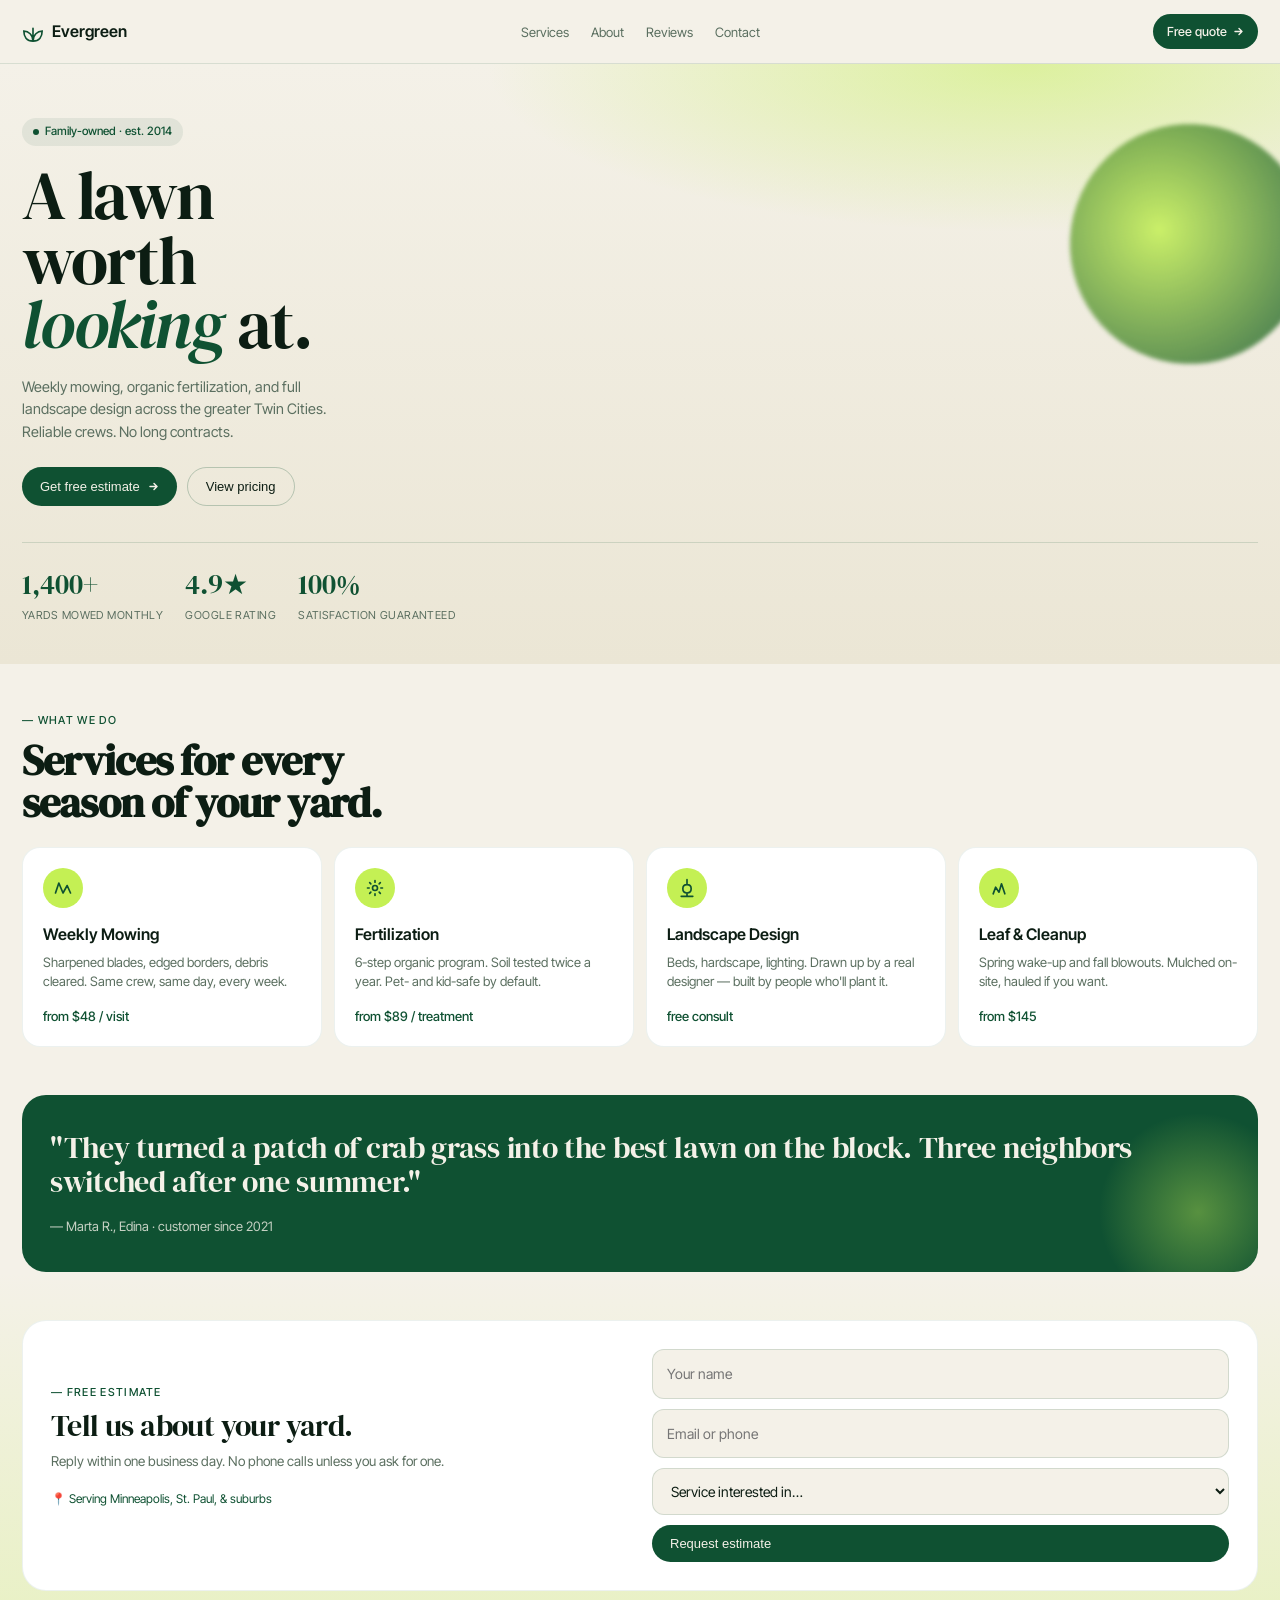
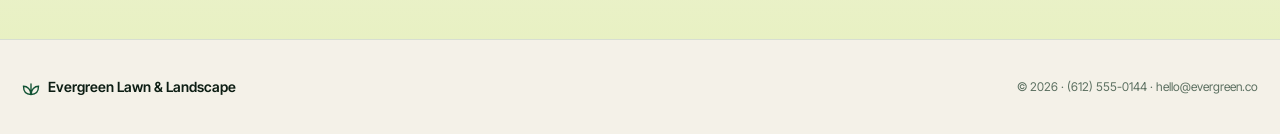
<file: sites/lawncare.html>
<!doctype html>
<html lang="en">
<head>
<meta charset="utf-8">
<meta name="viewport" content="width=device-width,initial-scale=1">
<title>Evergreen — Lawn Care &amp; Landscape</title>
<link rel="stylesheet" href="https://fonts.googleapis.com/css2?family=DM+Serif+Display&family=Inter+Tight:wght@400;500;600&display=swap">
<style>
:root{--green:#0f5132;--green-2:#1a7a47;--lime:#c4f054;--cream:#f4f1e8;--ink:#0c1d13;--mute:#5b6f60}
*{box-sizing:border-box;margin:0;padding:0}
html,body{background:var(--cream);color:var(--ink);font:14px/1.55 "Inter Tight",system-ui,sans-serif;-webkit-font-smoothing:antialiased}
.serif{font-family:"DM Serif Display",serif;font-weight:400;letter-spacing:-.02em}
a{color:inherit;text-decoration:none}
img{max-width:100%;display:block}

/* nav */
.nav{position:sticky;top:0;z-index:30;background:rgba(244,241,232,.85);backdrop-filter:blur(12px);border-bottom:1px solid rgba(15,81,50,.12);padding:14px 22px;display:flex;align-items:center;justify-content:space-between}
.logo{display:flex;align-items:center;gap:8px;font-weight:600;font-size:16px}
.logo svg{color:var(--green)}
.nav-links{display:flex;gap:22px;font-size:13px;color:var(--mute)}
.nav-cta{background:var(--green);color:var(--cream);padding:8px 14px;border-radius:999px;font-size:12.5px;font-weight:500;display:inline-flex;align-items:center;gap:6px}

/* hero */
.hero{position:relative;padding:54px 22px 40px;overflow:hidden;background:
  radial-gradient(60% 40% at 80% 0%, rgba(196,240,84,.5), transparent 70%),
  linear-gradient(180deg,var(--cream),#ebe6d5)}
.tag{display:inline-flex;align-items:center;gap:6px;padding:5px 11px;border-radius:999px;background:rgba(15,81,50,.08);color:var(--green);font-size:11.5px;font-weight:500;margin-bottom:18px}
.tag::before{content:"";width:6px;height:6px;border-radius:50%;background:var(--green)}
.hero h1{font-size:clamp(34px,7vw,68px);line-height:.95;letter-spacing:-.03em;max-width:9ch;text-wrap:balance}
.hero h1 em{font-style:italic;color:var(--green)}
.hero .leaf{position:absolute;top:60px;right:-30px;width:240px;height:240px;border-radius:50%;background:radial-gradient(circle at 40% 40%,var(--lime),var(--green));filter:blur(2px);opacity:.85;transform:rotate(-20deg)}
.hero p.sub{margin-top:18px;color:var(--mute);font-size:14.5px;max-width:42ch}
.hero-cta{margin-top:24px;display:flex;gap:10px;flex-wrap:wrap}
.btn{padding:11px 18px;border-radius:999px;font-size:13px;font-weight:500;display:inline-flex;align-items:center;gap:8px;cursor:pointer;border:0}
.btn-pri{background:var(--green);color:var(--cream)}
.btn-ghost{background:transparent;border:1px solid rgba(15,81,50,.25);color:var(--ink)}

.stats{display:flex;gap:22px;margin-top:36px;border-top:1px solid rgba(15,81,50,.15);padding-top:20px;flex-wrap:wrap}
.stats div{display:flex;flex-direction:column}
.stats .n{font-family:"DM Serif Display",serif;font-size:28px;color:var(--green)}
.stats .l{font-size:11px;color:var(--mute);letter-spacing:.04em;text-transform:uppercase}

/* services */
.section{padding:48px 22px}
.eyebrow{font-size:11px;letter-spacing:.12em;text-transform:uppercase;color:var(--green);font-weight:500;margin-bottom:10px}
.section h2{font-family:"DM Serif Display",serif;font-size:clamp(28px,4.4vw,42px);line-height:1;letter-spacing:-.02em;margin-bottom:24px;max-width:18ch}

.services{display:grid;grid-template-columns:repeat(auto-fit,minmax(220px,1fr));gap:12px}
.svc{background:#fff;border-radius:18px;padding:20px;border:1px solid rgba(15,81,50,.08);transition:transform .2s,box-shadow .2s}
.svc:hover{transform:translateY(-3px);box-shadow:0 12px 28px -16px rgba(15,81,50,.3)}
.svc .ico{width:40px;height:40px;border-radius:50%;background:var(--lime);display:grid;place-items:center;margin-bottom:14px;color:var(--green)}
.svc h3{font-size:16px;font-weight:600;margin-bottom:6px}
.svc p{font-size:13px;color:var(--mute);line-height:1.5}
.svc .price{margin-top:14px;font-size:13px;color:var(--green);font-weight:500}

/* big quote */
.quote-block{background:var(--green);color:var(--cream);border-radius:24px;padding:36px 28px;margin:0 22px;position:relative;overflow:hidden}
.quote-block::after{content:"";position:absolute;right:-40px;bottom:-40px;width:200px;height:200px;border-radius:50%;background:radial-gradient(circle,var(--lime),transparent 70%);opacity:.4}
.quote-block .qbig{font-family:"DM Serif Display",serif;font-size:clamp(22px,3vw,30px);line-height:1.15;letter-spacing:-.01em}
.quote-block .qmeta{margin-top:16px;font-size:13px;opacity:.8}

/* booking */
.booking{padding:48px 22px;background:linear-gradient(180deg,transparent,rgba(196,240,84,.25))}
.book-card{background:#fff;border-radius:24px;padding:28px;border:1px solid rgba(15,81,50,.08);display:grid;grid-template-columns:1fr 1fr;gap:24px;align-items:center}
.book-card h3{font-family:"DM Serif Display",serif;font-size:30px;line-height:1;letter-spacing:-.02em;margin-bottom:10px}
.book-card p{color:var(--mute);font-size:13.5px;margin-bottom:18px}
.book-form{display:flex;flex-direction:column;gap:10px}
.book-form input,.book-form select{padding:13px 14px;border-radius:12px;border:1px solid rgba(15,81,50,.15);background:var(--cream);font:inherit;color:inherit}
.book-form input:focus,.book-form select:focus{outline:2px solid var(--green);outline-offset:1px}

footer{padding:36px 22px;color:var(--mute);font-size:12px;display:flex;justify-content:space-between;align-items:center;border-top:1px solid rgba(15,81,50,.12);flex-wrap:wrap;gap:12px}
footer .logo{font-size:14px;color:var(--ink)}

@media(max-width:560px){
  .book-card{grid-template-columns:1fr}
  .nav-links{display:none}
}
</style>
</head>
<body>

<nav class="nav">
  <a class="logo" href="#">
    <svg width="22" height="22" viewBox="0 0 24 24" fill="none"><path d="M12 22c0-7 5-11 10-11 0 6-3 11-10 11zM12 22c0-7-5-11-10-11 0 6 3 11 10 11zM12 22V8" stroke="currentColor" stroke-width="1.8" stroke-linecap="round"/></svg>
    Evergreen
  </a>
  <div class="nav-links">
    <a>Services</a><a>About</a><a>Reviews</a><a>Contact</a>
  </div>
  <a class="nav-cta">
    Free quote
    <svg width="11" height="11" viewBox="0 0 11 11" fill="none"><path d="M2 5.5h7m0 0L6 2.5M9 5.5L6 8.5" stroke="currentColor" stroke-width="1.4" stroke-linecap="round"/></svg>
  </a>
</nav>

<section class="hero">
  <div class="leaf"></div>
  <span class="tag">Family-owned · est. 2014</span>
  <h1 class="serif">A lawn worth <em>looking</em> at.</h1>
  <p class="sub">Weekly mowing, organic fertilization, and full landscape design across the greater Twin Cities. Reliable crews. No long contracts.</p>
  <div class="hero-cta">
    <button class="btn btn-pri">Get free estimate
      <svg width="11" height="11" viewBox="0 0 11 11" fill="none"><path d="M2 5.5h7m0 0L6 2.5M9 5.5L6 8.5" stroke="currentColor" stroke-width="1.5" stroke-linecap="round"/></svg>
    </button>
    <button class="btn btn-ghost">View pricing</button>
  </div>
  <div class="stats">
    <div><span class="n">1,400+</span><span class="l">Yards mowed monthly</span></div>
    <div><span class="n">4.9★</span><span class="l">Google rating</span></div>
    <div><span class="n">100%</span><span class="l">Satisfaction guaranteed</span></div>
  </div>
</section>

<section class="section">
  <div class="eyebrow">— What we do</div>
  <h2>Services for every season of your yard.</h2>
  <div class="services">
    <div class="svc">
      <div class="ico"><svg width="20" height="20" viewBox="0 0 24 24" fill="none"><path d="M3 18l4-12 5 12 5-9 4 9" stroke="currentColor" stroke-width="2" stroke-linecap="round" stroke-linejoin="round"/></svg></div>
      <h3>Weekly Mowing</h3>
      <p>Sharpened blades, edged borders, debris cleared. Same crew, same day, every week.</p>
      <div class="price">from $48 / visit</div>
    </div>
    <div class="svc">
      <div class="ico"><svg width="20" height="20" viewBox="0 0 24 24" fill="none"><circle cx="12" cy="12" r="3" stroke="currentColor" stroke-width="2"/><path d="M12 3v2M12 19v2M3 12h2M19 12h2M5.6 5.6l1.4 1.4M17 17l1.4 1.4M5.6 18.4L7 17M17 7l1.4-1.4" stroke="currentColor" stroke-width="2" stroke-linecap="round"/></svg></div>
      <h3>Fertilization</h3>
      <p>6-step organic program. Soil tested twice a year. Pet- and kid-safe by default.</p>
      <div class="price">from $89 / treatment</div>
    </div>
    <div class="svc">
      <div class="ico"><svg width="20" height="20" viewBox="0 0 24 24" fill="none"><path d="M12 2v6m0 0c-3 0-5 2-5 5s2 5 5 5 5-2 5-5-2-5-5-5zM12 18v4M5 22h14" stroke="currentColor" stroke-width="2" stroke-linecap="round"/></svg></div>
      <h3>Landscape Design</h3>
      <p>Beds, hardscape, lighting. Drawn up by a real designer — built by people who'll plant it.</p>
      <div class="price">free consult</div>
    </div>
    <div class="svc">
      <div class="ico"><svg width="20" height="20" viewBox="0 0 24 24" fill="none"><path d="M5 19l3-8 4 6 3-10 4 12" stroke="currentColor" stroke-width="2" stroke-linecap="round" stroke-linejoin="round"/></svg></div>
      <h3>Leaf &amp; Cleanup</h3>
      <p>Spring wake-up and fall blowouts. Mulched on-site, hauled if you want.</p>
      <div class="price">from $145</div>
    </div>
  </div>
</section>

<div class="quote-block">
  <p class="qbig">"They turned a patch of crab grass into the best lawn on the block. Three neighbors switched after one summer."</p>
  <p class="qmeta">— Marta R., Edina · customer since 2021</p>
</div>

<section class="booking">
  <div class="book-card">
    <div>
      <div class="eyebrow">— Free estimate</div>
      <h3 class="serif">Tell us about your yard.</h3>
      <p>Reply within one business day. No phone calls unless you ask for one.</p>
      <p style="font-size:12px;color:var(--green)">📍 Serving Minneapolis, St. Paul, &amp; suburbs</p>
    </div>
    <form class="book-form" onsubmit="event.preventDefault();this.querySelector('button').textContent='✓ Thanks — we\u2019ll be in touch'">
      <input placeholder="Your name" required>
      <input placeholder="Email or phone" required>
      <select>
        <option>Service interested in…</option>
        <option>Weekly mowing</option>
        <option>Fertilization</option>
        <option>Landscape design</option>
        <option>Seasonal cleanup</option>
      </select>
      <button class="btn btn-pri" type="submit">Request estimate</button>
    </form>
  </div>
</section>

<footer>
  <div class="logo">
    <svg width="18" height="18" viewBox="0 0 24 24" fill="none"><path d="M12 22c0-7 5-11 10-11 0 6-3 11-10 11zM12 22c0-7-5-11-10-11 0 6 3 11 10 11zM12 22V8" stroke="currentColor" stroke-width="1.8" stroke-linecap="round"/></svg>
    Evergreen Lawn &amp; Landscape
  </div>
  <span>© 2026 · (612) 555-0144 · hello@evergreen.co</span>
</footer>

</body>
</html>
</file>
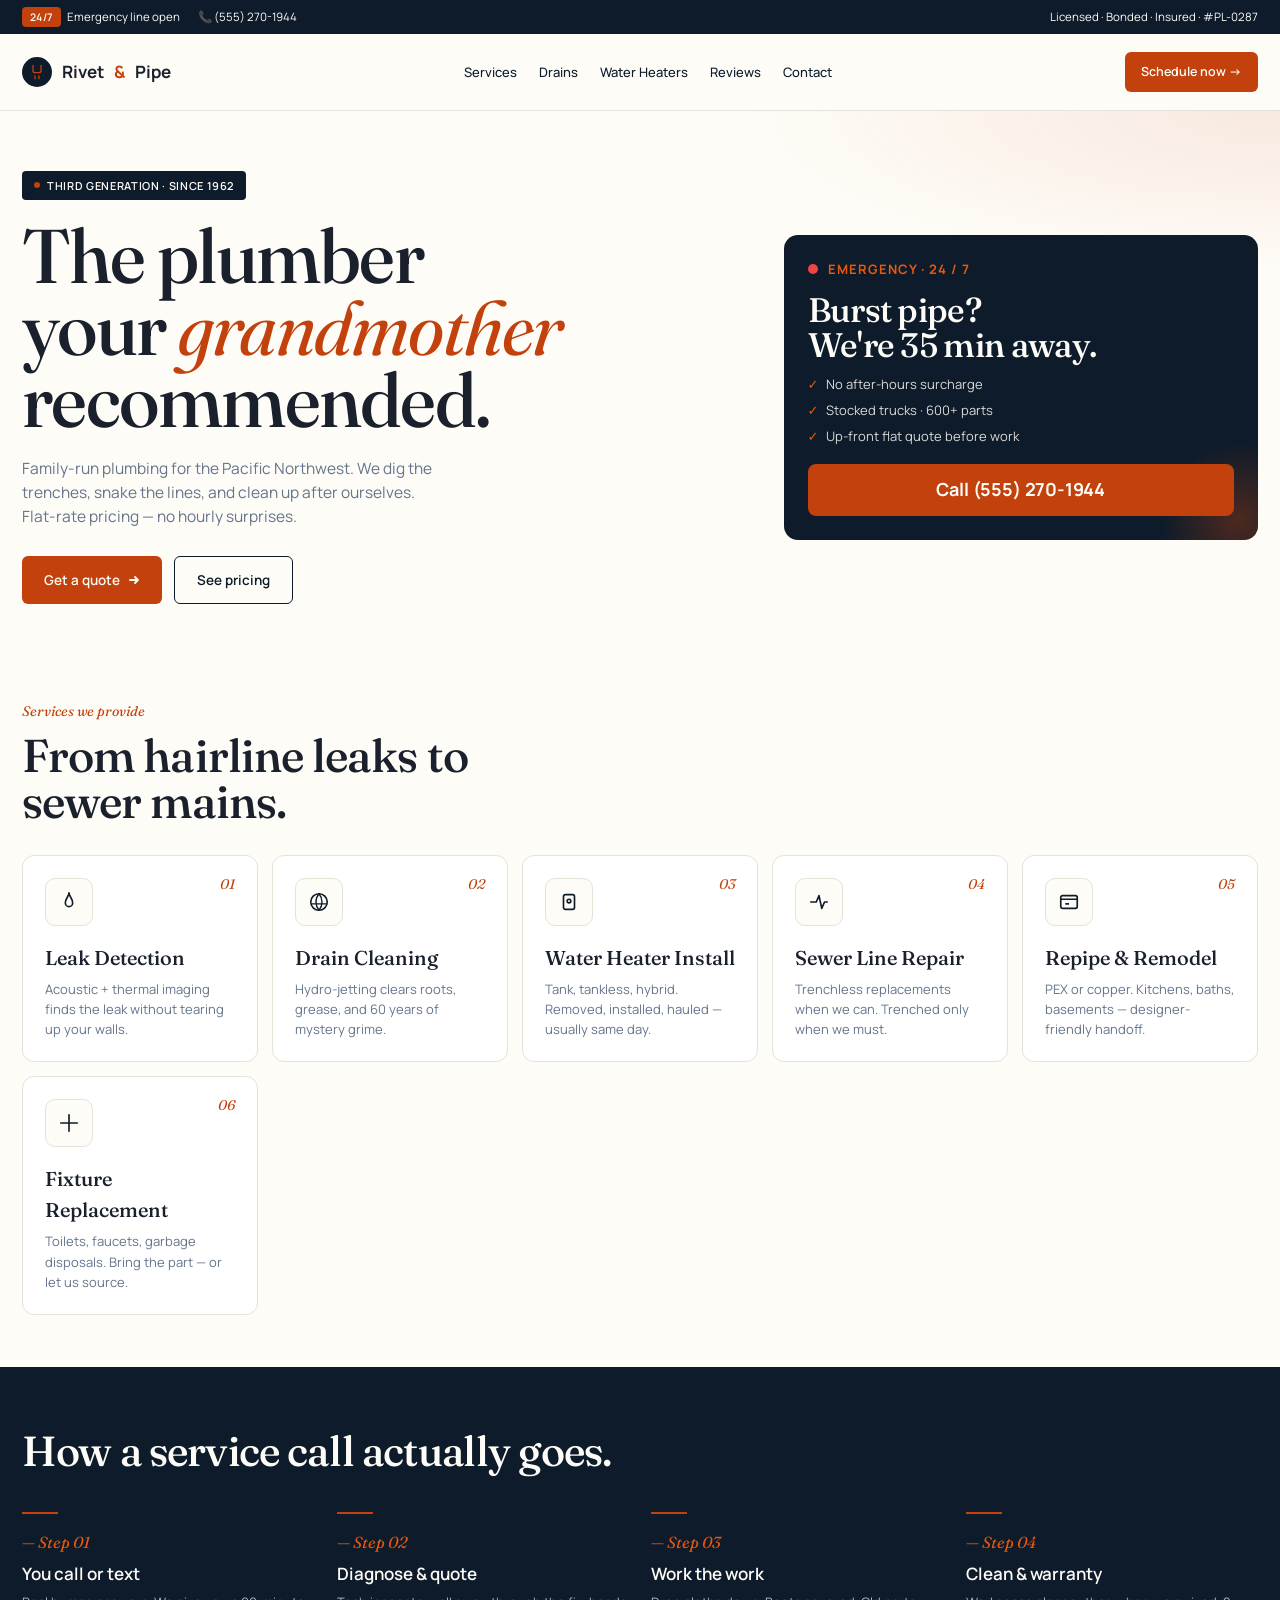
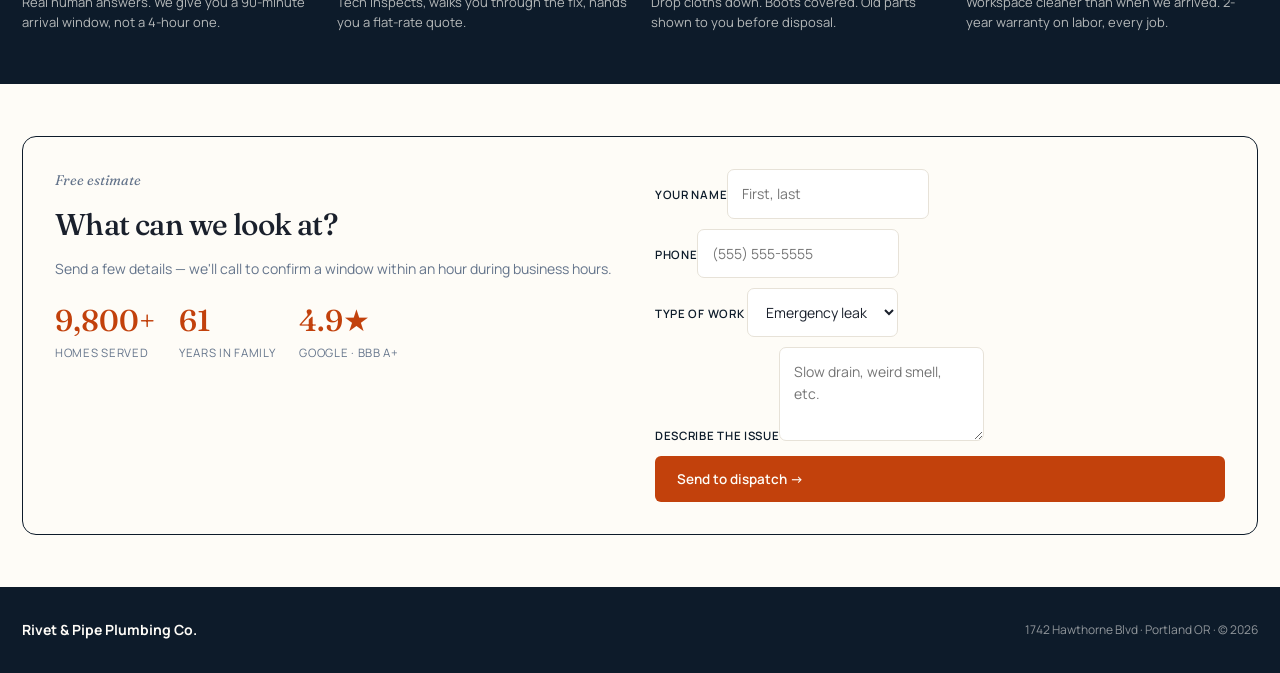
<file: sites/plumbing.html>
<!doctype html>
<html lang="en">
<head>
<meta charset="utf-8">
<meta name="viewport" content="width=device-width,initial-scale=1">
<title>Rivet &amp; Pipe — Plumbing &amp; Drains</title>
<link rel="stylesheet" href="https://fonts.googleapis.com/css2?family=Fraunces:wght@400;500;700&family=Manrope:wght@400;500;600;700&display=swap">
<style>
:root{--navy:#0d1b2a;--navy-2:#1b263b;--copper:#c2410c;--copper-2:#ea580c;--cream:#fefcf7;--ink:#1a202c;--mute:#64748b;--line:#e7e2d8}
*{box-sizing:border-box;margin:0;padding:0}
html,body{background:var(--cream);color:var(--ink);font:14px/1.55 "Manrope",system-ui,sans-serif;-webkit-font-smoothing:antialiased}
.serif{font-family:"Fraunces",serif;letter-spacing:-.02em}
a{color:inherit;text-decoration:none}

/* top bar */
.bar{background:var(--navy);color:var(--cream);font-size:11.5px;padding:7px 22px;display:flex;justify-content:space-between;align-items:center;gap:14px;flex-wrap:wrap}
.bar .l{display:flex;gap:18px;align-items:center}
.bar .l span{display:inline-flex;align-items:center;gap:6px}
.bar .badge{padding:2px 8px;border-radius:4px;background:var(--copper);font-weight:600;font-size:10.5px;letter-spacing:.04em}

/* nav */
.nav{padding:18px 22px;display:flex;align-items:center;justify-content:space-between;background:var(--cream);border-bottom:1px solid var(--line);position:sticky;top:0;z-index:30}
.logo{display:flex;align-items:center;gap:10px;font-weight:700;font-size:17px}
.logo .mk{width:30px;height:30px;border-radius:50%;background:var(--navy);display:grid;place-items:center;color:var(--copper)}
.logo .mk svg{width:16px;height:16px}
.logo i{font-style:normal;color:var(--copper)}
.nav-links{display:flex;gap:22px;font-size:13px;color:var(--navy);font-weight:500}
.nav-cta{background:var(--copper);color:var(--cream);padding:10px 16px;border-radius:6px;font-size:12.5px;font-weight:600;display:inline-flex;align-items:center;gap:6px}

/* hero */
.hero{padding:60px 22px 44px;background:
  radial-gradient(70% 50% at 100% 0%, rgba(194,65,12,.1), transparent 60%),
  var(--cream);
  position:relative}
.hero-grid{display:grid;grid-template-columns:1.3fr .85fr;gap:36px;align-items:center}
.hero h1{font-size:clamp(40px,7vw,76px);line-height:.95;font-weight:500;text-wrap:balance}
.hero h1 em{font-style:italic;color:var(--copper);font-weight:400}
.hero p.sub{margin-top:20px;color:var(--mute);font-size:15.5px;max-width:46ch;line-height:1.55}
.tag{display:inline-flex;align-items:center;gap:7px;padding:6px 12px;border-radius:4px;background:var(--navy);color:var(--cream);font-size:11px;font-weight:600;letter-spacing:.06em;text-transform:uppercase;margin-bottom:20px}
.tag::before{content:"";width:6px;height:6px;border-radius:50%;background:var(--copper)}
.hero-cta{margin-top:28px;display:flex;gap:12px;flex-wrap:wrap}
.btn{padding:14px 22px;border-radius:6px;font-size:13.5px;font-weight:600;display:inline-flex;align-items:center;gap:8px;cursor:pointer;border:0;font-family:inherit}
.btn-pri{background:var(--copper);color:var(--cream)}
.btn-out{background:transparent;border:1.5px solid var(--navy);color:var(--navy)}

/* hero card */
.urgent{background:var(--navy);color:var(--cream);border-radius:14px;padding:24px;position:relative;overflow:hidden}
.urgent::after{content:"";position:absolute;bottom:-60px;right:-60px;width:160px;height:160px;border-radius:50%;background:radial-gradient(circle,var(--copper),transparent 70%);opacity:.35}
.urgent .head{display:flex;align-items:center;gap:10px;margin-bottom:14px}
.urgent .pulse{width:10px;height:10px;border-radius:50%;background:#ef4444;box-shadow:0 0 0 0 #ef4444;animation:pulse 1.5s ease-out infinite}
@keyframes pulse{50%{box-shadow:0 0 0 8px rgba(239,68,68,0)}}
.urgent h4{font-size:13px;font-weight:700;letter-spacing:.08em;text-transform:uppercase;color:var(--copper-2)}
.urgent .big{font-family:"Fraunces",serif;font-size:34px;line-height:1.05;letter-spacing:-.02em;margin-bottom:10px;font-weight:500;position:relative;z-index:1}
.urgent ul{list-style:none;font-size:13px;display:flex;flex-direction:column;gap:6px;color:rgba(254,252,247,.85);position:relative;z-index:1}
.urgent ul li::before{content:"✓";color:var(--copper-2);font-weight:700;margin-right:8px}
.urgent .call{margin-top:18px;background:var(--copper);color:var(--cream);padding:12px;border-radius:8px;text-align:center;font-weight:700;font-size:18px;letter-spacing:-.01em;display:block;position:relative;z-index:1}

/* services */
.section{padding:52px 22px}
.eye{display:inline-block;font-family:"Fraunces",serif;font-style:italic;font-size:14px;color:var(--copper);margin-bottom:10px}
.section h2{font-family:"Fraunces",serif;font-size:clamp(28px,4.6vw,46px);line-height:1;letter-spacing:-.02em;margin-bottom:30px;font-weight:500;max-width:18ch}

.svc{display:grid;grid-template-columns:repeat(auto-fit,minmax(220px,1fr));gap:14px}
.svc-card{background:#fff;border:1px solid var(--line);border-radius:12px;padding:22px;transition:transform .2s,box-shadow .2s,border-color .2s;position:relative}
.svc-card:hover{transform:translateY(-3px);box-shadow:0 14px 30px -18px rgba(13,27,42,.25);border-color:var(--copper)}
.svc-card .num{position:absolute;top:18px;right:22px;font-family:"Fraunces",serif;font-style:italic;color:var(--copper);font-size:14px}
.svc-card .ico{width:48px;height:48px;border-radius:10px;background:var(--cream);border:1px solid var(--line);display:grid;place-items:center;margin-bottom:16px;color:var(--navy)}
.svc-card h3{font-family:"Fraunces",serif;font-size:20px;font-weight:500;margin-bottom:6px}
.svc-card p{font-size:13px;color:var(--mute);line-height:1.55}

/* process */
.process{background:var(--navy);color:var(--cream);padding:52px 22px}
.process h2{color:var(--cream);font-family:"Fraunces",serif;font-size:clamp(28px,4.6vw,42px);font-weight:500;margin-bottom:28px;letter-spacing:-.02em}
.process .steps{display:grid;grid-template-columns:repeat(auto-fit,minmax(180px,1fr));gap:22px}
.step{position:relative;padding-top:18px}
.step::before{content:"";position:absolute;top:0;left:0;width:36px;height:2px;background:var(--copper)}
.step .n{font-family:"Fraunces",serif;font-style:italic;color:var(--copper-2);font-size:16px;margin-bottom:6px}
.step h4{font-size:17px;font-weight:600;margin-bottom:6px}
.step p{font-size:13px;color:rgba(254,252,247,.7);line-height:1.5}

/* form */
.form-sec{padding:52px 22px}
.form-card{background:var(--cream);border:1.5px solid var(--navy);border-radius:14px;padding:32px;display:grid;grid-template-columns:1fr 1fr;gap:30px;align-items:start}
.form-card h3{font-family:"Fraunces",serif;font-size:30px;font-weight:500;letter-spacing:-.02em;margin-bottom:10px}
.form-card .copy p{color:var(--mute);font-size:14px;margin-bottom:10px}
.form-card .copy .stats{display:flex;gap:24px;margin-top:18px}
.form-card .copy .stats div{display:flex;flex-direction:column}
.form-card .copy .stats .n{font-family:"Fraunces",serif;font-size:30px;color:var(--copper);font-weight:500}
.form-card .copy .stats .l{font-size:11.5px;color:var(--mute);text-transform:uppercase;letter-spacing:.06em}
.f-grid{display:flex;flex-direction:column;gap:10px}
.f-grid label{font-size:11.5px;color:var(--navy);font-weight:600;text-transform:uppercase;letter-spacing:.06em}
.f-grid input,.f-grid select,.f-grid textarea{padding:13px 14px;border-radius:7px;border:1px solid var(--line);background:#fff;font:inherit;color:inherit}
.f-grid input:focus,.f-grid select:focus,.f-grid textarea:focus{outline:2px solid var(--copper);outline-offset:1px}

footer{padding:32px 22px;background:var(--navy);color:rgba(254,252,247,.55);font-size:12px;display:flex;justify-content:space-between;align-items:center;flex-wrap:wrap;gap:12px}
footer .logo{color:var(--cream);font-size:14px}

@media(max-width:680px){
  .hero-grid{grid-template-columns:1fr}
  .form-card{grid-template-columns:1fr}
  .nav-links{display:none}
}
</style>
</head>
<body>

<div class="bar">
  <div class="l">
    <span><span class="badge">24/7</span> Emergency line open</span>
    <span>📞 (555) 270-1944</span>
  </div>
  <span>Licensed · Bonded · Insured · #PL-0287</span>
</div>

<nav class="nav">
  <a class="logo">
    <span class="mk">
      <svg viewBox="0 0 24 24" fill="none"><path d="M6 2v8a3 3 0 003 3h6a3 3 0 003-3V2M9 18v4M15 18v4" stroke="currentColor" stroke-width="2" stroke-linecap="round"/></svg>
    </span>
    Rivet <i>&amp;</i> Pipe
  </a>
  <div class="nav-links"><a>Services</a><a>Drains</a><a>Water Heaters</a><a>Reviews</a><a>Contact</a></div>
  <a class="nav-cta">Schedule now →</a>
</nav>

<section class="hero">
  <div class="hero-grid">
    <div>
      <span class="tag">Third generation · Since 1962</span>
      <h1 class="serif">The plumber<br>your <em>grandmother</em><br>recommended.</h1>
      <p class="sub">Family-run plumbing for the Pacific Northwest. We dig the trenches, snake the lines, and clean up after ourselves. Flat-rate pricing — no hourly surprises.</p>
      <div class="hero-cta">
        <button class="btn btn-pri">Get a quote
          <svg width="12" height="12" viewBox="0 0 12 12" fill="none"><path d="M2 6h8m0 0L7 3m3 3L7 9" stroke="currentColor" stroke-width="1.8" stroke-linecap="round"/></svg>
        </button>
        <button class="btn btn-out">See pricing</button>
      </div>
    </div>

    <aside class="urgent">
      <div class="head">
        <span class="pulse"></span>
        <h4>Emergency · 24 / 7</h4>
      </div>
      <p class="big serif">Burst pipe?<br>We're 35 min away.</p>
      <ul>
        <li>No after-hours surcharge</li>
        <li>Stocked trucks · 600+ parts</li>
        <li>Up-front flat quote before work</li>
      </ul>
      <a class="call">Call (555) 270-1944</a>
    </aside>
  </div>
</section>

<section class="section">
  <p class="eye">Services we provide</p>
  <h2>From hairline leaks to sewer mains.</h2>
  <div class="svc">
    <div class="svc-card">
      <span class="num">01</span>
      <div class="ico">
        <svg width="22" height="22" viewBox="0 0 24 24" fill="none"><path d="M12 2c0 4-4 6-4 11a4 4 0 008 0c0-5-4-7-4-11z" stroke="currentColor" stroke-width="1.8" stroke-linejoin="round"/></svg>
      </div>
      <h3>Leak Detection</h3>
      <p>Acoustic + thermal imaging finds the leak without tearing up your walls.</p>
    </div>
    <div class="svc-card">
      <span class="num">02</span>
      <div class="ico">
        <svg width="22" height="22" viewBox="0 0 24 24" fill="none"><circle cx="12" cy="12" r="9" stroke="currentColor" stroke-width="1.8"/><path d="M4 14h16M12 3a14 14 0 010 18M12 3a14 14 0 000 18" stroke="currentColor" stroke-width="1.5"/></svg>
      </div>
      <h3>Drain Cleaning</h3>
      <p>Hydro-jetting clears roots, grease, and 60 years of mystery grime.</p>
    </div>
    <div class="svc-card">
      <span class="num">03</span>
      <div class="ico">
        <svg width="22" height="22" viewBox="0 0 24 24" fill="none"><rect x="6" y="4" width="12" height="16" rx="2" stroke="currentColor" stroke-width="1.8"/><circle cx="12" cy="11" r="2" stroke="currentColor" stroke-width="1.8"/></svg>
      </div>
      <h3>Water Heater Install</h3>
      <p>Tank, tankless, hybrid. Removed, installed, hauled — usually same day.</p>
    </div>
    <div class="svc-card">
      <span class="num">04</span>
      <div class="ico">
        <svg width="22" height="22" viewBox="0 0 24 24" fill="none"><path d="M3 12h6l3-7 3 14 3-7h3" stroke="currentColor" stroke-width="1.8" stroke-linecap="round" stroke-linejoin="round"/></svg>
      </div>
      <h3>Sewer Line Repair</h3>
      <p>Trenchless replacements when we can. Trenched only when we must.</p>
    </div>
    <div class="svc-card">
      <span class="num">05</span>
      <div class="ico">
        <svg width="22" height="22" viewBox="0 0 24 24" fill="none"><rect x="3" y="5" width="18" height="14" rx="2" stroke="currentColor" stroke-width="1.8"/><path d="M3 9h18M8 14h4" stroke="currentColor" stroke-width="1.8"/></svg>
      </div>
      <h3>Repipe &amp; Remodel</h3>
      <p>PEX or copper. Kitchens, baths, basements — designer-friendly handoff.</p>
    </div>
    <div class="svc-card">
      <span class="num">06</span>
      <div class="ico">
        <svg width="22" height="22" viewBox="0 0 24 24" fill="none"><path d="M12 3v18M3 12h18" stroke="currentColor" stroke-width="1.8" stroke-linecap="round"/></svg>
      </div>
      <h3>Fixture Replacement</h3>
      <p>Toilets, faucets, garbage disposals. Bring the part — or let us source.</p>
    </div>
  </div>
</section>

<section class="process">
  <h2>How a service call actually goes.</h2>
  <div class="steps">
    <div class="step">
      <div class="n">— Step 01</div>
      <h4>You call or text</h4>
      <p>Real human answers. We give you a 90-minute arrival window, not a 4-hour one.</p>
    </div>
    <div class="step">
      <div class="n">— Step 02</div>
      <h4>Diagnose &amp; quote</h4>
      <p>Tech inspects, walks you through the fix, hands you a flat-rate quote.</p>
    </div>
    <div class="step">
      <div class="n">— Step 03</div>
      <h4>Work the work</h4>
      <p>Drop cloths down. Boots covered. Old parts shown to you before disposal.</p>
    </div>
    <div class="step">
      <div class="n">— Step 04</div>
      <h4>Clean &amp; warranty</h4>
      <p>Workspace cleaner than when we arrived. 2-year warranty on labor, every job.</p>
    </div>
  </div>
</section>

<section class="form-sec">
  <div class="form-card">
    <div class="copy">
      <p class="eye">Free estimate</p>
      <h3>What can we look at?</h3>
      <p>Send a few details — we'll call to confirm a window within an hour during business hours.</p>
      <div class="stats">
        <div><span class="n">9,800+</span><span class="l">Homes served</span></div>
        <div><span class="n">61</span><span class="l">Years in family</span></div>
        <div><span class="n">4.9★</span><span class="l">Google · BBB A+</span></div>
      </div>
    </div>
    <form class="f-grid" onsubmit="event.preventDefault();this.querySelector('button').textContent='✓ Sent — call within 1 hr'">
      <div><label>Your name</label><input placeholder="First, last" required></div>
      <div><label>Phone</label><input placeholder="(555) 555-5555" required></div>
      <div><label>Type of work</label>
        <select><option>Emergency leak</option><option>Drain cleaning</option><option>Water heater</option><option>Sewer / main</option><option>Remodel</option><option>Not sure yet</option></select>
      </div>
      <div><label>Describe the issue</label><textarea rows="3" placeholder="Slow drain, weird smell, etc."></textarea></div>
      <button class="btn btn-pri" type="submit">Send to dispatch →</button>
    </form>
  </div>
</section>

<footer>
  <span class="logo">Rivet &amp; Pipe Plumbing Co.</span>
  <span>1742 Hawthorne Blvd · Portland OR · © 2026</span>
</footer>

</body>
</html>
</file>
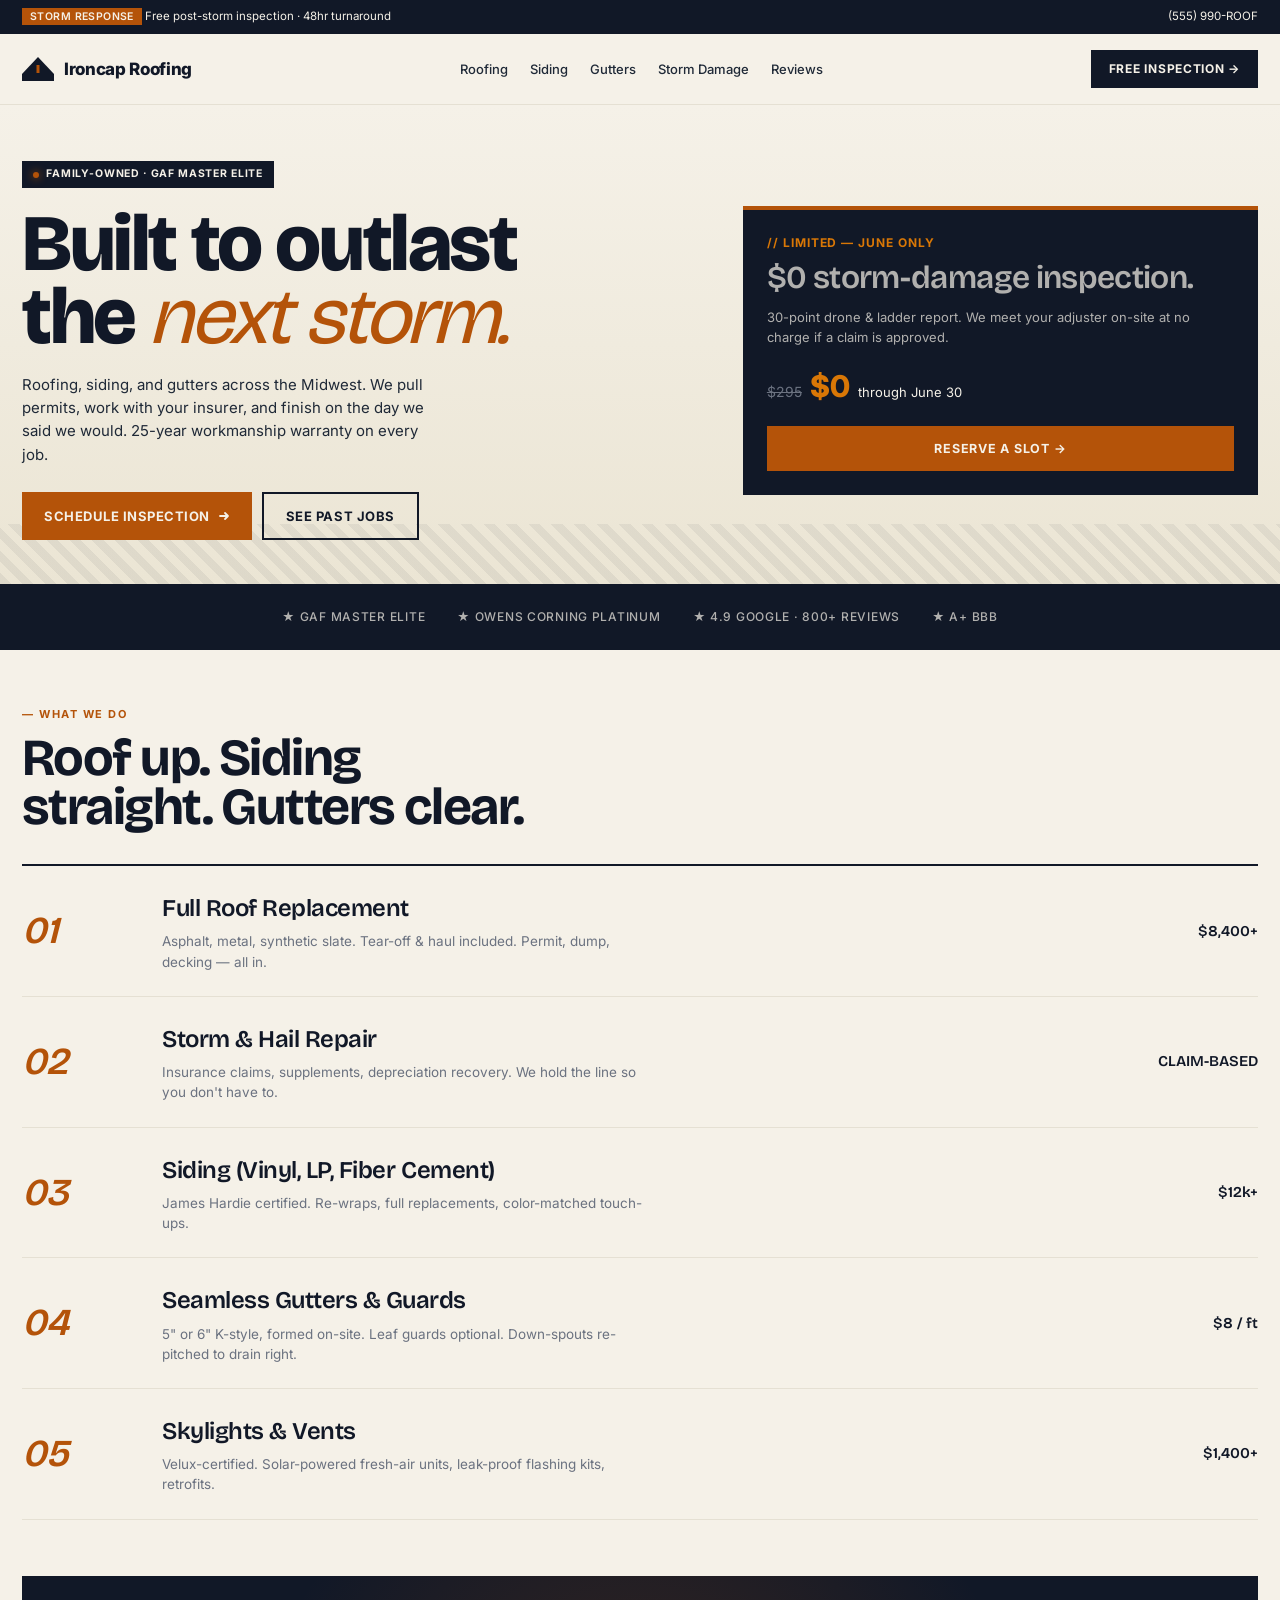
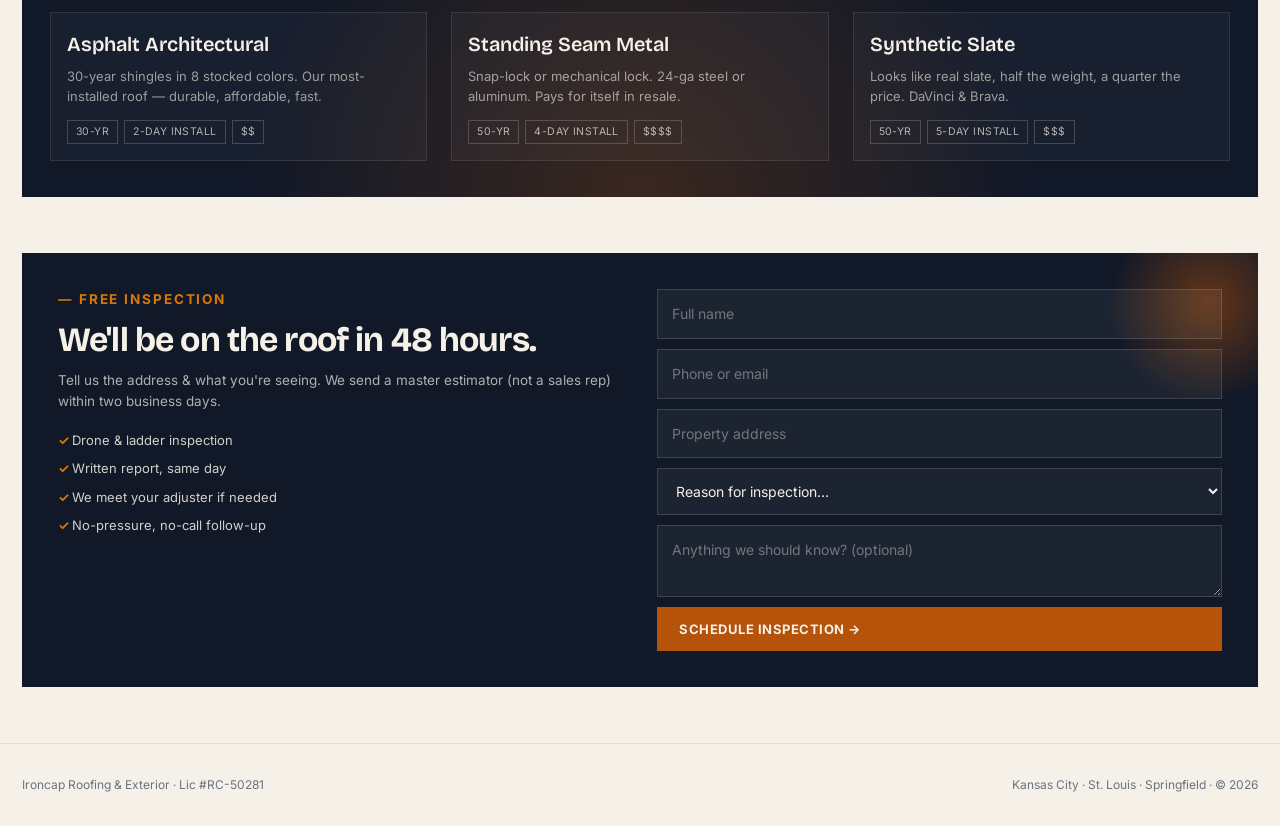
<file: sites/roofing.html>
<!doctype html>
<html lang="en">
<head>
<meta charset="utf-8">
<meta name="viewport" content="width=device-width,initial-scale=1">
<title>Ironcap — Roofing &amp; Exterior</title>
<link rel="stylesheet" href="https://fonts.googleapis.com/css2?family=Bricolage+Grotesque:opsz,wght@12..96,400;12..96,600;12..96,800&family=Inter:wght@400;500;600&display=swap">
<style>
:root{--slate:#1f2937;--slate-2:#374151;--rust:#b45309;--rust-2:#d97706;--terra:#dc2626;--bone:#f5f1e8;--ink:#111827;--mute:#6b7280;--line:#e5e0d3}
*{box-sizing:border-box;margin:0;padding:0}
html,body{background:var(--bone);color:var(--ink);font:14px/1.55 "Inter",system-ui,sans-serif;-webkit-font-smoothing:antialiased}
.brick{font-family:"Bricolage Grotesque",sans-serif;letter-spacing:-.03em}
a{color:inherit;text-decoration:none}

/* top */
.bar{background:var(--ink);color:var(--bone);font-size:11.5px;padding:8px 22px;display:flex;justify-content:space-between;align-items:center;gap:12px;flex-wrap:wrap}
.bar .left{display:flex;gap:18px;align-items:center}
.bar .badge{padding:2px 8px;background:var(--rust);font-weight:600;font-size:10.5px;letter-spacing:.04em;text-transform:uppercase}

/* nav */
.nav{padding:16px 22px;display:flex;align-items:center;justify-content:space-between;background:var(--bone);border-bottom:1px solid var(--line);position:sticky;top:0;z-index:30}
.logo{display:flex;align-items:center;gap:10px;font-weight:800;font-size:17px;letter-spacing:-.02em}
.logo .roof{width:32px;height:24px;position:relative}
.logo .roof::before{content:"";position:absolute;inset:0;background:var(--ink);clip-path:polygon(50% 0,100% 70%,100% 100%,0 100%,0 70%)}
.logo .roof::after{content:"";position:absolute;left:50%;top:8px;width:3px;height:8px;background:var(--rust);transform:translateX(-50%)}
.nav-links{display:flex;gap:22px;font-size:13px;color:var(--slate);font-weight:500}
.nav-cta{background:var(--ink);color:var(--bone);padding:10px 18px;font-size:12px;font-weight:700;letter-spacing:.06em;text-transform:uppercase;display:inline-flex;align-items:center;gap:6px}

/* hero */
.hero{padding:56px 22px 44px;background:
  linear-gradient(180deg,var(--bone) 0%,#ebe5d4 100%);
  position:relative;overflow:hidden}
.hero::after{content:"";position:absolute;bottom:0;left:0;right:0;height:60px;background:repeating-linear-gradient(45deg,var(--ink) 0 8px,transparent 8px 16px);opacity:.06}
.hero-grid{display:grid;grid-template-columns:1.2fr .9fr;gap:34px;align-items:center;position:relative;z-index:2}
.tag{display:inline-flex;align-items:center;gap:7px;padding:5px 11px;background:var(--ink);color:var(--bone);font-size:10.5px;font-weight:700;letter-spacing:.08em;text-transform:uppercase;margin-bottom:20px}
.tag::before{content:"";width:6px;height:6px;border-radius:50%;background:var(--rust);box-shadow:0 0 8px var(--rust)}
.hero h1{font-size:clamp(40px,8vw,80px);line-height:.92;font-weight:800;text-wrap:balance}
.hero h1 em{font-style:italic;color:var(--rust);font-weight:400;font-family:"Bricolage Grotesque",sans-serif}
.hero p.sub{margin-top:18px;color:var(--slate);font-size:15px;max-width:46ch;line-height:1.55}
.hero-cta{margin-top:26px;display:flex;gap:10px;flex-wrap:wrap}
.btn{padding:14px 22px;font-size:13px;font-weight:700;letter-spacing:.04em;text-transform:uppercase;display:inline-flex;align-items:center;gap:8px;cursor:pointer;border:0;font-family:inherit}
.btn-pri{background:var(--rust);color:var(--bone)}
.btn-pri:hover{background:var(--rust-2)}
.btn-out{background:transparent;border:2px solid var(--ink);color:var(--ink)}

/* hero side card */
.inspect{background:var(--ink);color:var(--bone);padding:24px;border-radius:0;position:relative;overflow:hidden;border-top:4px solid var(--rust)}
.inspect h4{font-size:12px;font-weight:700;letter-spacing:.08em;text-transform:uppercase;color:var(--rust-2);margin-bottom:10px}
.inspect .big{font-family:"Bricolage Grotesque",sans-serif;font-size:32px;line-height:1;letter-spacing:-.02em;font-weight:600;margin-bottom:14px}
.inspect p{font-size:13px;color:rgba(245,241,232,.7);line-height:1.5;margin-bottom:16px}
.inspect .price-now{display:flex;align-items:baseline;gap:8px;margin-bottom:16px}
.inspect .price-now s{color:var(--mute);font-size:14px}
.inspect .price-now b{font-size:30px;font-weight:800;color:var(--rust-2)}
.inspect .price-now span{font-size:13px;color:var(--bone)}
.inspect button{width:100%;padding:13px;background:var(--rust);color:var(--bone);border:0;font:inherit;font-weight:700;letter-spacing:.06em;text-transform:uppercase;font-size:12.5px;cursor:pointer}

/* trust strip */
.trust{padding:24px 22px;background:var(--ink);color:var(--bone);display:flex;justify-content:center;flex-wrap:wrap;gap:32px;font-size:12px;letter-spacing:.06em;text-transform:uppercase;color:rgba(245,241,232,.7);font-weight:500;align-items:center}
.trust span{display:inline-flex;align-items:center;gap:8px}

/* services as imposing blocks */
.section{padding:56px 22px}
.eye{font-size:11px;color:var(--rust);letter-spacing:.14em;text-transform:uppercase;margin-bottom:10px;font-weight:700}
.section h2{font-family:"Bricolage Grotesque",sans-serif;font-size:clamp(30px,5vw,52px);line-height:.95;letter-spacing:-.03em;font-weight:700;margin-bottom:32px;max-width:16ch}

.svc-stack{display:flex;flex-direction:column;border-top:2px solid var(--ink)}
.svc-row{display:grid;grid-template-columns:120px 1fr auto;gap:20px;align-items:center;padding:24px 0;border-bottom:1px solid var(--line);transition:padding .25s,background .25s}
.svc-row:hover{padding-left:12px;padding-right:12px;background:rgba(180,83,9,.04)}
.svc-row .num{font-family:"Bricolage Grotesque",sans-serif;font-style:italic;font-size:38px;color:var(--rust);font-weight:600;line-height:1}
.svc-row h3{font-family:"Bricolage Grotesque",sans-serif;font-size:24px;font-weight:600;letter-spacing:-.02em;margin-bottom:4px}
.svc-row p{font-size:13.5px;color:var(--mute);line-height:1.5;max-width:55ch}
.svc-row .price{font-family:"Bricolage Grotesque",sans-serif;font-weight:600;color:var(--ink);font-size:15px;white-space:nowrap}

/* materials */
.mats{padding:0 22px}
.mats-card{background:var(--ink);color:var(--bone);padding:36px 28px;display:grid;grid-template-columns:1fr 1fr 1fr;gap:24px;position:relative;overflow:hidden}
.mats-card::before{content:"";position:absolute;inset:0;background-image:radial-gradient(circle at 50% 100%,rgba(180,83,9,.25),transparent 60%)}
.mats-card > div{position:relative;z-index:2;padding:16px;border:1px solid rgba(245,241,232,.1);background:rgba(245,241,232,.03)}
.mats-card h4{font-family:"Bricolage Grotesque",sans-serif;font-size:20px;margin-bottom:6px;font-weight:600}
.mats-card p{font-size:13px;color:rgba(245,241,232,.6);margin-bottom:14px}
.mats-card .tags{display:flex;gap:6px;flex-wrap:wrap}
.mats-card .tags span{font-size:10.5px;padding:3px 8px;border:1px solid rgba(245,241,232,.2);color:rgba(245,241,232,.7);letter-spacing:.04em;text-transform:uppercase}

/* form */
.form-sec{padding:56px 22px}
.form-card{background:var(--ink);color:var(--bone);padding:36px;display:grid;grid-template-columns:1fr 1fr;gap:34px;align-items:start;position:relative;overflow:hidden}
.form-card::after{content:"";position:absolute;top:-50px;right:-50px;width:200px;height:200px;background:radial-gradient(circle,var(--rust),transparent 70%);opacity:.5}
.form-card h3{font-family:"Bricolage Grotesque",sans-serif;font-size:34px;line-height:.95;font-weight:700;margin-bottom:14px;letter-spacing:-.025em;position:relative;z-index:1}
.form-card .copy p{color:rgba(245,241,232,.7);font-size:13.5px;margin-bottom:14px;position:relative;z-index:1}
.form-card .copy ul{list-style:none;display:flex;flex-direction:column;gap:8px;margin-top:18px;position:relative;z-index:1}
.form-card .copy li{font-size:13px;color:rgba(245,241,232,.85)}
.form-card .copy li::before{content:"✓ ";color:var(--rust-2);font-weight:700}
.f-grid{display:flex;flex-direction:column;gap:10px;position:relative;z-index:1}
.f-grid input,.f-grid select,.f-grid textarea{padding:13px 14px;border:1px solid rgba(245,241,232,.15);background:rgba(245,241,232,.05);color:var(--bone);font:inherit}
.f-grid input::placeholder,.f-grid textarea::placeholder{color:rgba(245,241,232,.4)}
.f-grid input:focus,.f-grid select:focus,.f-grid textarea:focus{outline:2px solid var(--rust);outline-offset:1px}
.f-grid select option{color:var(--ink)}

footer{padding:32px 22px;color:var(--mute);font-size:12px;display:flex;justify-content:space-between;align-items:center;border-top:1px solid var(--line);flex-wrap:wrap;gap:12px}

@media(max-width:680px){
  .hero-grid,.form-card,.mats-card{grid-template-columns:1fr}
  .svc-row{grid-template-columns:60px 1fr;gap:12px}
  .svc-row .price{grid-column:2}
  .nav-links{display:none}
}
</style>
</head>
<body>

<div class="bar">
  <div class="left">
    <span><span class="badge">Storm response</span> Free post-storm inspection · 48hr turnaround</span>
  </div>
  <span>(555) 990-ROOF</span>
</div>

<nav class="nav">
  <a class="logo">
    <span class="roof"></span>
    Ironcap Roofing
  </a>
  <div class="nav-links"><a>Roofing</a><a>Siding</a><a>Gutters</a><a>Storm Damage</a><a>Reviews</a></div>
  <a class="nav-cta">Free Inspection →</a>
</nav>

<section class="hero">
  <div class="hero-grid">
    <div>
      <span class="tag">Family-owned · GAF Master Elite</span>
      <h1 class="brick">Built to outlast the <em>next storm.</em></h1>
      <p class="sub">Roofing, siding, and gutters across the Midwest. We pull permits, work with your insurer, and finish on the day we said we would. 25-year workmanship warranty on every job.</p>
      <div class="hero-cta">
        <button class="btn btn-pri">Schedule inspection
          <svg width="12" height="12" viewBox="0 0 12 12" fill="none"><path d="M2 6h8m0 0L7 3m3 3L7 9" stroke="currentColor" stroke-width="1.8" stroke-linecap="round"/></svg>
        </button>
        <button class="btn btn-out">See past jobs</button>
      </div>
    </div>

    <aside class="inspect">
      <h4>// LIMITED — JUNE ONLY</h4>
      <p class="big">$0 storm-damage inspection.</p>
      <p>30-point drone &amp; ladder report. We meet your adjuster on-site at no charge if a claim is approved.</p>
      <div class="price-now"><s>$295</s> <b>$0</b><span>through June 30</span></div>
      <button>Reserve a slot →</button>
    </aside>
  </div>
</section>

<div class="trust">
  <span>★ GAF Master Elite</span>
  <span>★ Owens Corning Platinum</span>
  <span>★ 4.9 Google · 800+ reviews</span>
  <span>★ A+ BBB</span>
</div>

<section class="section">
  <p class="eye">— What we do</p>
  <h2 class="brick">Roof up. Siding straight. Gutters clear.</h2>
  <div class="svc-stack">
    <div class="svc-row">
      <span class="num">01</span>
      <div>
        <h3>Full Roof Replacement</h3>
        <p>Asphalt, metal, synthetic slate. Tear-off &amp; haul included. Permit, dump, decking — all in.</p>
      </div>
      <span class="price">$8,400+</span>
    </div>
    <div class="svc-row">
      <span class="num">02</span>
      <div>
        <h3>Storm &amp; Hail Repair</h3>
        <p>Insurance claims, supplements, depreciation recovery. We hold the line so you don't have to.</p>
      </div>
      <span class="price">CLAIM-BASED</span>
    </div>
    <div class="svc-row">
      <span class="num">03</span>
      <div>
        <h3>Siding (Vinyl, LP, Fiber Cement)</h3>
        <p>James Hardie certified. Re-wraps, full replacements, color-matched touch-ups.</p>
      </div>
      <span class="price">$12k+</span>
    </div>
    <div class="svc-row">
      <span class="num">04</span>
      <div>
        <h3>Seamless Gutters &amp; Guards</h3>
        <p>5" or 6" K-style, formed on-site. Leaf guards optional. Down-spouts re-pitched to drain right.</p>
      </div>
      <span class="price">$8 / ft</span>
    </div>
    <div class="svc-row">
      <span class="num">05</span>
      <div>
        <h3>Skylights &amp; Vents</h3>
        <p>Velux-certified. Solar-powered fresh-air units, leak-proof flashing kits, retrofits.</p>
      </div>
      <span class="price">$1,400+</span>
    </div>
  </div>
</section>

<div class="mats">
  <div class="mats-card">
    <div>
      <h4>Asphalt Architectural</h4>
      <p>30-year shingles in 8 stocked colors. Our most-installed roof — durable, affordable, fast.</p>
      <div class="tags"><span>30-yr</span><span>2-day install</span><span>$$</span></div>
    </div>
    <div>
      <h4>Standing Seam Metal</h4>
      <p>Snap-lock or mechanical lock. 24-ga steel or aluminum. Pays for itself in resale.</p>
      <div class="tags"><span>50-yr</span><span>4-day install</span><span>$$$$</span></div>
    </div>
    <div>
      <h4>Synthetic Slate</h4>
      <p>Looks like real slate, half the weight, a quarter the price. DaVinci &amp; Brava.</p>
      <div class="tags"><span>50-yr</span><span>5-day install</span><span>$$$</span></div>
    </div>
  </div>
</div>

<section class="form-sec">
  <div class="form-card">
    <div class="copy">
      <p class="eye" style="color:var(--rust-2)">— Free inspection</p>
      <h3 class="brick">We'll be on the roof in 48 hours.</h3>
      <p>Tell us the address &amp; what you're seeing. We send a master estimator (not a sales rep) within two business days.</p>
      <ul>
        <li>Drone &amp; ladder inspection</li>
        <li>Written report, same day</li>
        <li>We meet your adjuster if needed</li>
        <li>No-pressure, no-call follow-up</li>
      </ul>
    </div>
    <form class="f-grid" onsubmit="event.preventDefault();this.querySelector('button').textContent='✓ Scheduled — see email'">
      <input placeholder="Full name" required>
      <input placeholder="Phone or email" required>
      <input placeholder="Property address">
      <select>
        <option>Reason for inspection…</option>
        <option>Recent storm damage</option>
        <option>Visible leak inside</option>
        <option>Selling / pre-listing inspection</option>
        <option>Roof is just old</option>
        <option>Siding or gutters only</option>
      </select>
      <textarea rows="2" placeholder="Anything we should know? (optional)"></textarea>
      <button class="btn btn-pri" type="submit">Schedule inspection →</button>
    </form>
  </div>
</section>

<footer>
  <span>Ironcap Roofing &amp; Exterior · Lic #RC-50281</span>
  <span>Kansas City · St. Louis · Springfield · © 2026</span>
</footer>

</body>
</html>
</file>
